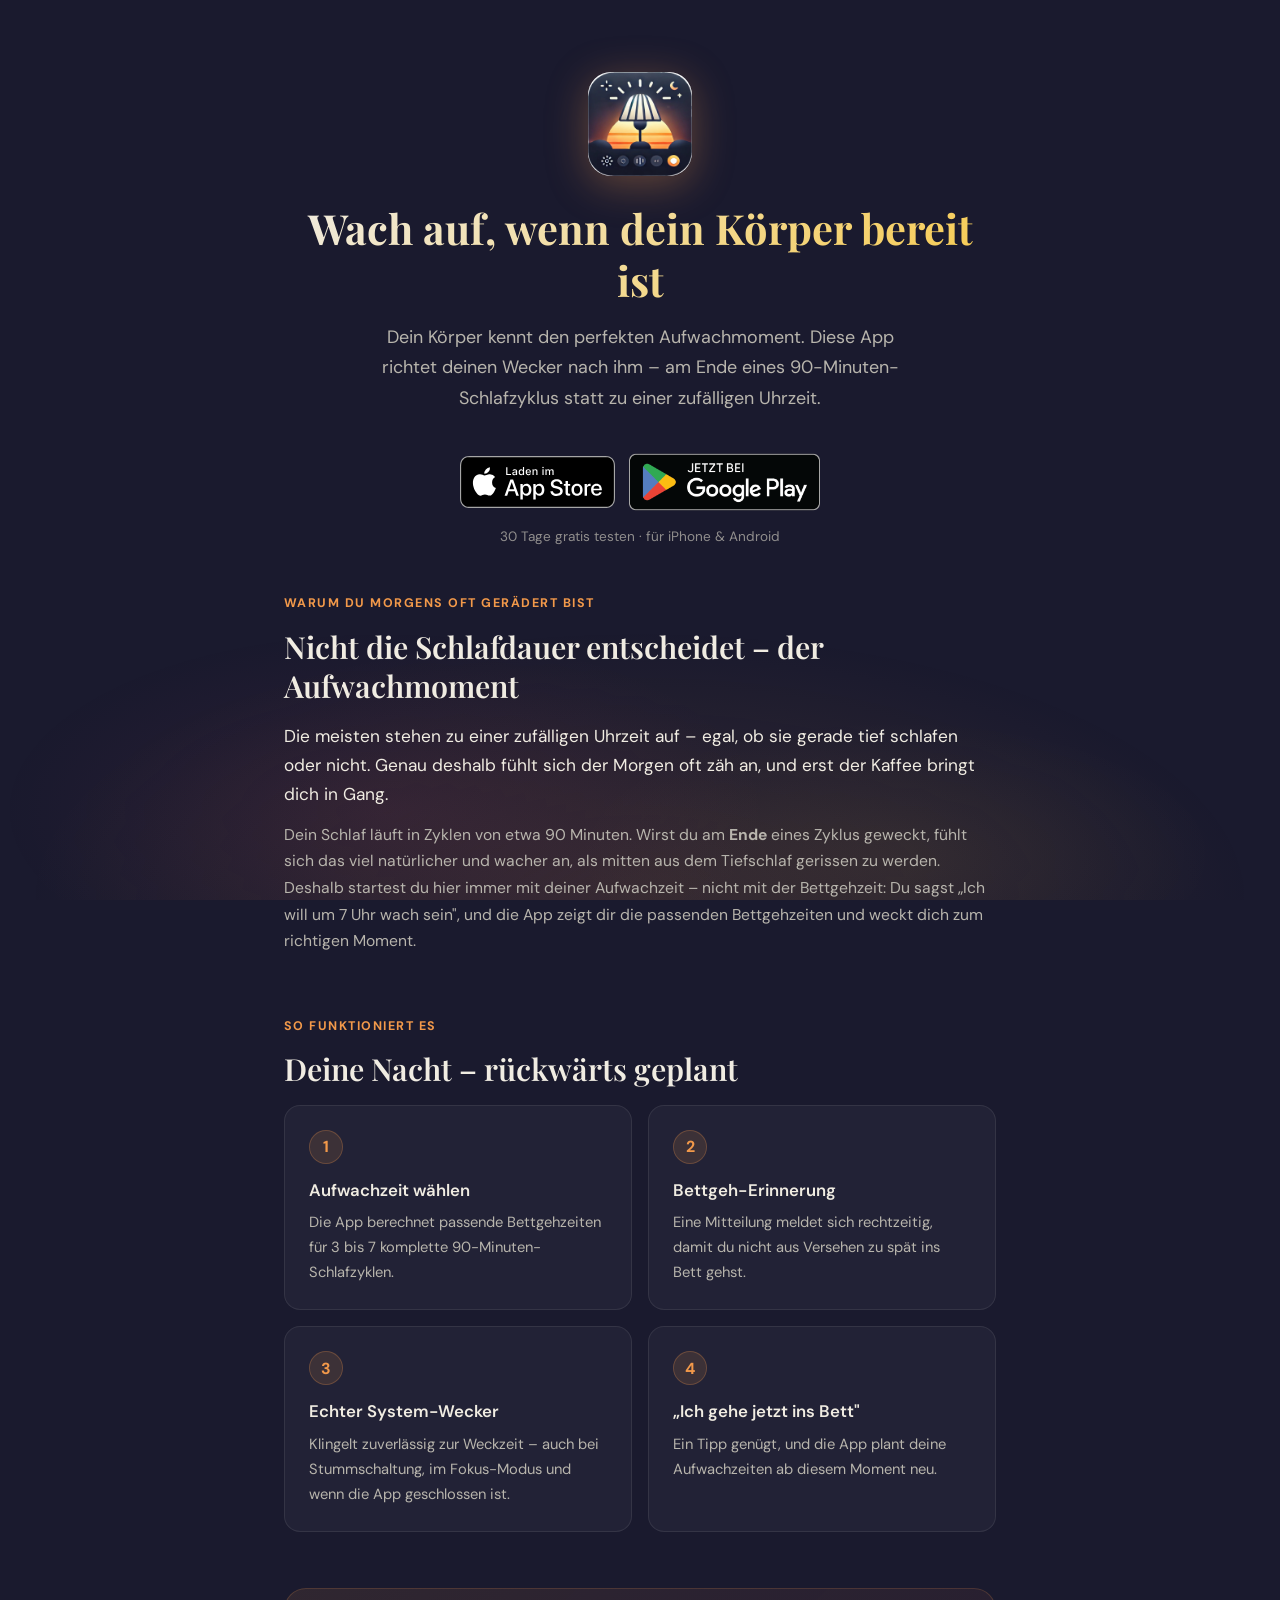
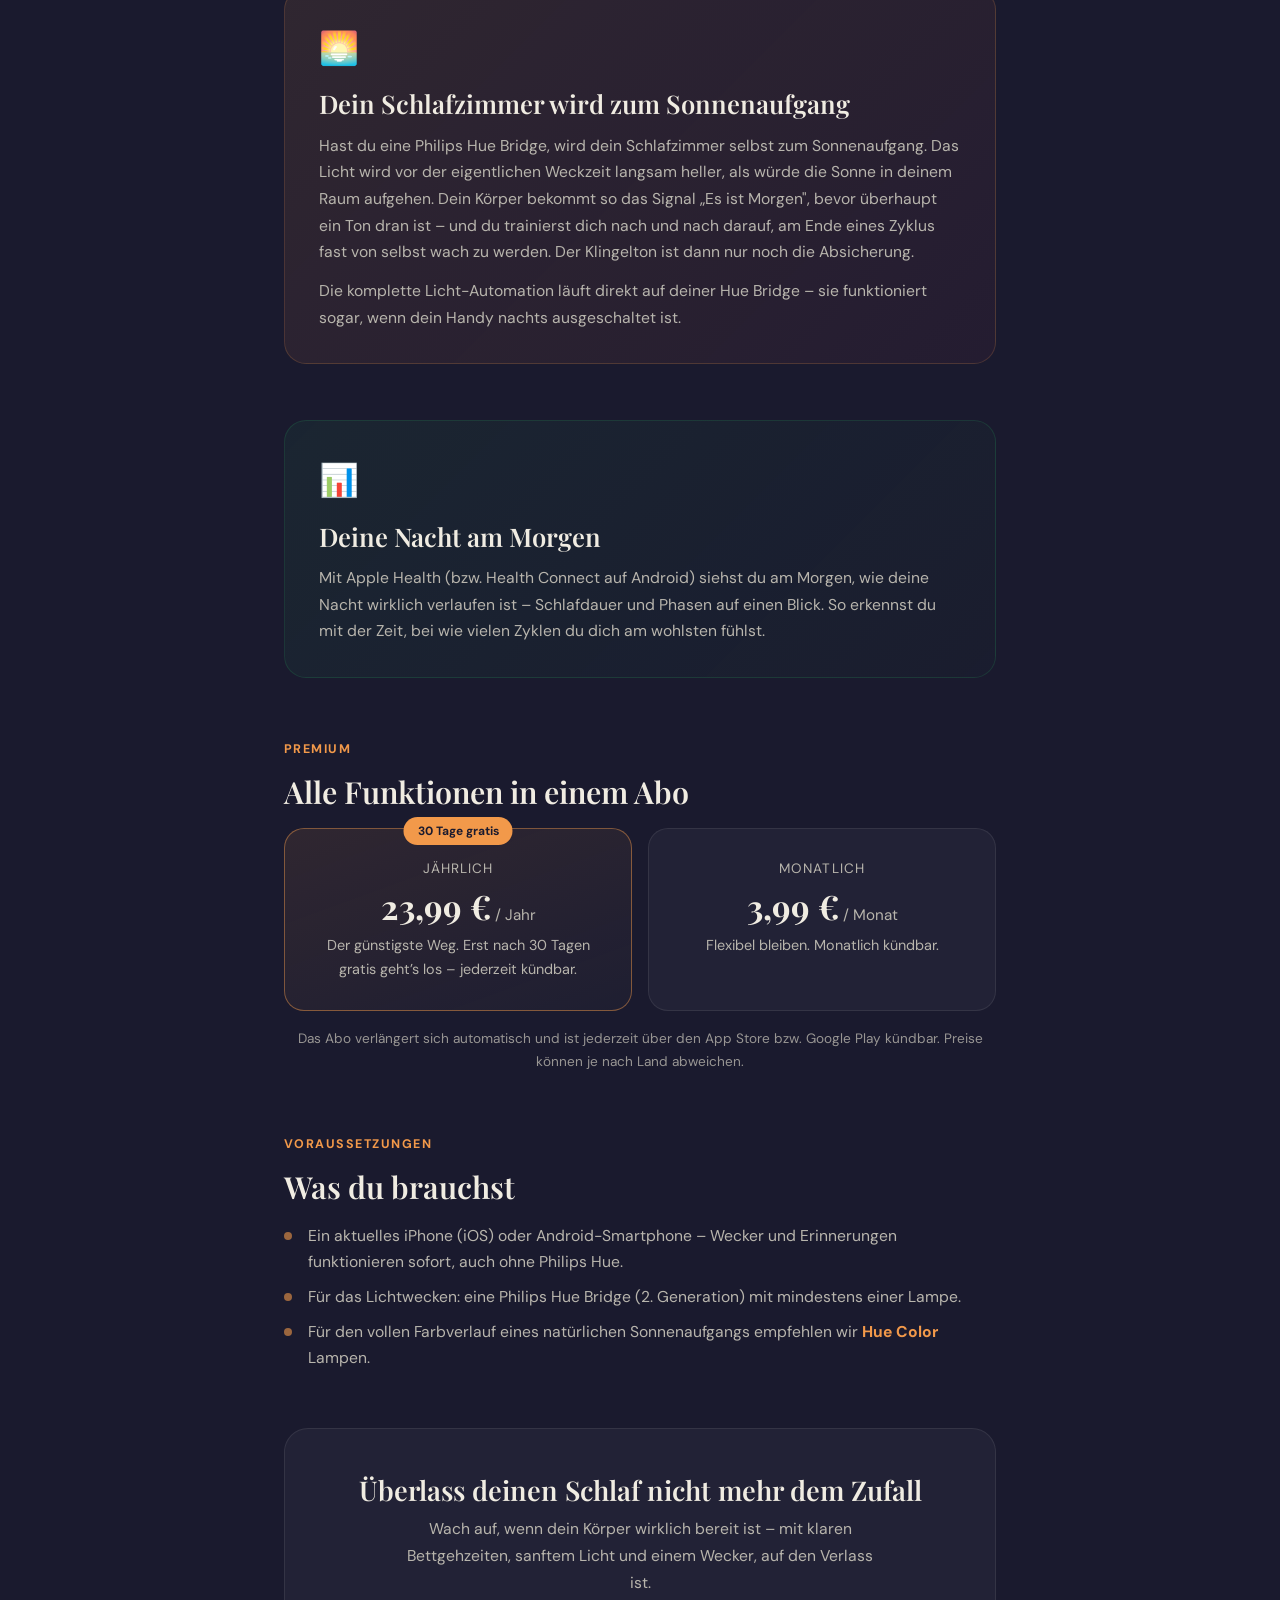
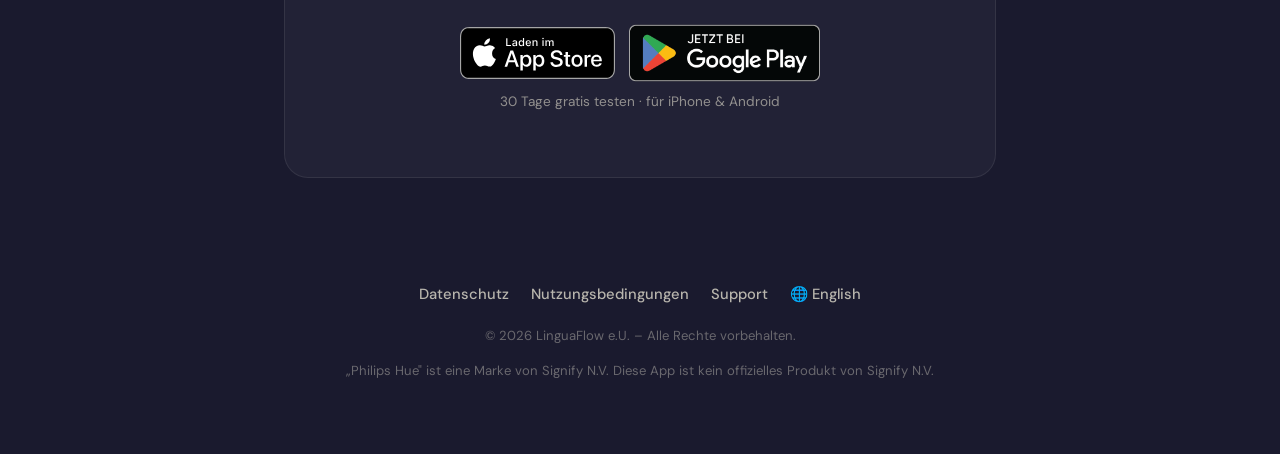
<file: index.html>
<!DOCTYPE html>
<html lang="de">
<head>
    <meta charset="UTF-8">
    <meta name="viewport" content="width=device-width, initial-scale=1.0">
    <title>90 Minuten Schlaf – Sonnenaufgangwecker | Wach auf, wenn dein Körper bereit ist</title>
    <meta name="description" content="Dein Körper kennt den perfekten Aufwachmoment. Diese App richtet deinen Wecker nach 90-Minuten-Schlafzyklen – mit sanftem Philips-Hue-Sonnenaufgang und echtem System-Wecker. 30 Tage gratis.">
    <meta property="og:title" content="90 Minuten Schlaf – Sonnenaufgangwecker">
    <meta property="og:description" content="Wach auf am Ende eines Schlafzyklus – mit Philips-Hue-Sonnenaufgang und echtem System-Wecker. Für iPhone & Android.">
    <meta property="og:type" content="website">
    <meta name="robots" content="index, follow">
    <link rel="canonical" href="https://90-minute-sleep-cycle.app/">

    <!-- Sprachversionen (hreflang): Deutsch, Englisch, Standard -->
    <link rel="alternate" hreflang="de" href="https://90-minute-sleep-cycle.app/">
    <link rel="alternate" hreflang="en" href="https://90-minute-sleep-cycle.app/en/">
    <link rel="alternate" hreflang="x-default" href="https://90-minute-sleep-cycle.app/en/">

    <!-- Open Graph (Vorschau beim Teilen) -->
    <meta property="og:url" content="https://90-minute-sleep-cycle.app/">
    <meta property="og:site_name" content="90 Minuten Schlaf">
    <meta property="og:locale" content="de_DE">
    <meta property="og:locale:alternate" content="en_US">
    <meta property="og:image" content="https://90-minute-sleep-cycle.app/appstore.png">
    <meta property="og:image:width" content="1024">
    <meta property="og:image:height" content="1024">
    <meta property="og:image:alt" content="90 Minuten Schlaf – Sonnenaufgangwecker App-Icon">

    <!-- Twitter / X Card -->
    <meta name="twitter:card" content="summary_large_image">
    <meta name="twitter:title" content="90 Minuten Schlaf – Sonnenaufgangwecker">
    <meta name="twitter:description" content="Wach auf am Ende eines Schlafzyklus – mit Philips-Hue-Sonnenaufgang und echtem System-Wecker. Für iPhone und Android.">
    <meta name="twitter:image" content="https://90-minute-sleep-cycle.app/appstore.png">

    <!-- Favicon / App-Icon -->
    <link rel="icon" type="image/svg+xml" href="/favicon.svg">
    <link rel="apple-touch-icon" href="/appstore.png">
    <meta name="theme-color" content="#12161f">

    <link href="https://fonts.googleapis.com/css2?family=DM+Sans:wght@400;500;700&family=Playfair+Display:wght@600;700&display=swap" rel="stylesheet">
    <link rel="stylesheet" href="style.css">

    <!-- Strukturierte Daten (JSON-LD) für Google-Rich-Results & KI-Suche (ChatGPT, Gemini, AI Overviews) -->
    <script type="application/ld+json">
    {
      "@context": "https://schema.org",
      "@graph": [
        {
          "@type": "Organization",
          "@id": "https://90-minute-sleep-cycle.app/#org",
          "name": "LinguaFlow e.U.",
          "url": "https://90-minute-sleep-cycle.app/",
          "logo": "https://90-minute-sleep-cycle.app/appstore.png",
          "email": "90minuten.schlaf@gmail.com"
        },
        {
          "@type": "WebSite",
          "@id": "https://90-minute-sleep-cycle.app/#website",
          "url": "https://90-minute-sleep-cycle.app/",
          "name": "90 Minuten Schlaf – Sonnenaufgangwecker",
          "inLanguage": "de",
          "publisher": { "@id": "https://90-minute-sleep-cycle.app/#org" }
        },
        {
          "@type": "MobileApplication",
          "@id": "https://90-minute-sleep-cycle.app/#app",
          "name": "90 Minuten Schlaf – Sonnenaufgangwecker",
          "operatingSystem": "iOS, Android",
          "applicationCategory": "HealthApplication",
          "inLanguage": "de",
          "url": "https://90-minute-sleep-cycle.app/",
          "image": "https://90-minute-sleep-cycle.app/appstore.png",
          "description": "Wecker nach 90-Minuten-Schlafzyklen mit sanftem Philips-Hue-Sonnenaufgang und echtem System-Wecker. Wach auf am Ende eines Schlafzyklus – für iPhone und Android.",
          "featureList": [
            "Weckzeit nach 90-Minuten-Schlafzyklen berechnen",
            "Philips-Hue-Sonnenaufgang als Automation auf der Bridge",
            "Echter System-Wecker, klingelt auch bei Stummschaltung",
            "Bettgeh-Erinnerungen",
            "Schlafauswertung über Apple Health / Health Connect"
          ],
          "offers": [
            { "@type": "Offer", "name": "Jahresabo (30 Tage gratis)", "price": "23.99", "priceCurrency": "EUR" },
            { "@type": "Offer", "name": "Monatsabo", "price": "3.99", "priceCurrency": "EUR" }
          ],
          "publisher": { "@id": "https://90-minute-sleep-cycle.app/#org" }
        }
      ]
    }
    </script>
</head>
<body>

<div class="bg-glow"></div>

<div class="container">

    <!-- ===================== HERO ===================== -->
    <header class="hero">
        <div class="app-icon">
            <img src="appstore.png" alt="90 Minuten Schlaf – Sonnenaufgangwecker App-Icon">
        </div>
        <h1>Wach auf, wenn dein Körper bereit ist</h1>
        <p class="hook">Dein Körper kennt den perfekten Aufwachmoment. Diese App richtet deinen Wecker nach ihm – am Ende eines 90-Minuten-Schlafzyklus statt zu einer zufälligen Uhrzeit.</p>

        <div class="download">
            <div class="store-badges">
                <!-- TODO: 0000000000 durch die echte App-Store-ID ersetzen, sobald die iOS-App freigegeben ist. -->
                <a href="https://apps.apple.com/app/id0000000000" aria-label="Im App Store laden" target="_blank" rel="noopener">
                    <img class="badge-ios" src="badge-appstore.svg" alt="Laden im App Store">
                </a>
                <a href="https://play.google.com/store/apps/details?id=app.linguaflow.hueschlafzyklen" aria-label="Bei Google Play laden" target="_blank" rel="noopener">
                    <img class="badge-android" src="badge-googleplay.png" alt="Jetzt bei Google Play">
                </a>
            </div>
            <p class="trust-note">30 Tage gratis testen · für iPhone &amp; Android</p>
        </div>
    </header>

    <!-- ===================== STORY ===================== -->
    <section>
        <span class="section-label">Warum du morgens oft gerädert bist</span>
        <h2>Nicht die Schlafdauer entscheidet – der Aufwachmoment</h2>
        <p class="lead">Die meisten stehen zu einer zufälligen Uhrzeit auf – egal, ob sie gerade tief schlafen oder nicht. Genau deshalb fühlt sich der Morgen oft zäh an, und erst der Kaffee bringt dich in Gang.</p>
        <p>Dein Schlaf läuft in Zyklen von etwa 90 Minuten. Wirst du am <strong>Ende</strong> eines Zyklus geweckt, fühlt sich das viel natürlicher und wacher an, als mitten aus dem Tiefschlaf gerissen zu werden. Deshalb startest du hier immer mit deiner Aufwachzeit – nicht mit der Bettgehzeit: Du sagst „Ich will um 7 Uhr wach sein", und die App zeigt dir die passenden Bettgehzeiten und weckt dich zum richtigen Moment.</p>
    </section>

    <!-- ===================== SO FUNKTIONIERT ES ===================== -->
    <section>
        <span class="section-label">So funktioniert es</span>
        <h2>Deine Nacht – rückwärts geplant</h2>
        <div class="steps">
            <div class="step">
                <span class="num">1</span>
                <h3>Aufwachzeit wählen</h3>
                <p>Die App berechnet passende Bettgehzeiten für 3 bis 7 komplette 90-Minuten-Schlafzyklen.</p>
            </div>
            <div class="step">
                <span class="num">2</span>
                <h3>Bettgeh-Erinnerung</h3>
                <p>Eine Mitteilung meldet sich rechtzeitig, damit du nicht aus Versehen zu spät ins Bett gehst.</p>
            </div>
            <div class="step">
                <span class="num">3</span>
                <h3>Echter System-Wecker</h3>
                <p>Klingelt zuverlässig zur Weckzeit – auch bei Stummschaltung, im Fokus-Modus und wenn die App geschlossen ist.</p>
            </div>
            <div class="step">
                <span class="num">4</span>
                <h3>„Ich gehe jetzt ins Bett"</h3>
                <p>Ein Tipp genügt, und die App plant deine Aufwachzeiten ab diesem Moment neu.</p>
            </div>
        </div>
    </section>

    <!-- ===================== HUE-SONNENAUFGANG ===================== -->
    <section>
        <div class="highlight">
            <span class="emoji">🌅</span>
            <h2>Dein Schlafzimmer wird zum Sonnenaufgang</h2>
            <p>Hast du eine Philips Hue Bridge, wird dein Schlafzimmer selbst zum Sonnenaufgang. Das Licht wird vor der eigentlichen Weckzeit langsam heller, als würde die Sonne in deinem Raum aufgehen. Dein Körper bekommt so das Signal „Es ist Morgen", bevor überhaupt ein Ton dran ist – und du trainierst dich nach und nach darauf, am Ende eines Zyklus fast von selbst wach zu werden. Der Klingelton ist dann nur noch die Absicherung.</p>
            <p>Die komplette Licht-Automation läuft direkt auf deiner Hue Bridge – sie funktioniert sogar, wenn dein Handy nachts ausgeschaltet ist.</p>
        </div>
    </section>

    <!-- ===================== HEALTH ===================== -->
    <section>
        <div class="highlight green">
            <span class="emoji">📊</span>
            <h2>Deine Nacht am Morgen</h2>
            <p>Mit Apple Health (bzw. Health Connect auf Android) siehst du am Morgen, wie deine Nacht wirklich verlaufen ist – Schlafdauer und Phasen auf einen Blick. So erkennst du mit der Zeit, bei wie vielen Zyklen du dich am wohlsten fühlst.</p>
        </div>
    </section>

    <!-- ===================== PREMIUM ===================== -->
    <section>
        <span class="section-label">Premium</span>
        <h2>Alle Funktionen in einem Abo</h2>
        <div class="pricing">
            <div class="price-card featured">
                <span class="ribbon">30 Tage gratis</span>
                <div class="plan">Jährlich</div>
                <div class="amount">23,99 €<span> / Jahr</span></div>
                <p class="sub">Der günstigste Weg. Erst nach 30 Tagen gratis geht’s los – jederzeit kündbar.</p>
            </div>
            <div class="price-card">
                <div class="plan">Monatlich</div>
                <div class="amount">3,99 €<span> / Monat</span></div>
                <p class="sub">Flexibel bleiben. Monatlich kündbar.</p>
            </div>
        </div>
        <p class="pricing-note">Das Abo verlängert sich automatisch und ist jederzeit über den App Store bzw. Google Play kündbar. Preise können je nach Land abweichen.</p>
    </section>

    <!-- ===================== VORAUSSETZUNGEN ===================== -->
    <section>
        <span class="section-label">Voraussetzungen</span>
        <h2>Was du brauchst</h2>
        <ul class="bullets">
            <li>Ein aktuelles iPhone (iOS) oder Android-Smartphone – Wecker und Erinnerungen funktionieren sofort, auch ohne Philips Hue.</li>
            <li>Für das Lichtwecken: eine Philips Hue Bridge (2.&nbsp;Generation) mit mindestens einer Lampe.</li>
            <li>Für den vollen Farbverlauf eines natürlichen Sonnenaufgangs empfehlen wir <strong style="color: var(--accent-warm);">Hue Color</strong> Lampen.</li>
        </ul>
    </section>

    <!-- ===================== FINALER CTA ===================== -->
    <section>
        <div class="final-cta">
            <h2>Überlass deinen Schlaf nicht mehr dem Zufall</h2>
            <p>Wach auf, wenn dein Körper wirklich bereit ist – mit klaren Bettgehzeiten, sanftem Licht und einem Wecker, auf den Verlass ist.</p>
            <div class="store-badges">
                <a href="https://apps.apple.com/app/id0000000000" aria-label="Im App Store laden" target="_blank" rel="noopener">
                    <img class="badge-ios" src="badge-appstore.svg" alt="Laden im App Store">
                </a>
                <a href="https://play.google.com/store/apps/details?id=app.linguaflow.hueschlafzyklen" aria-label="Bei Google Play laden" target="_blank" rel="noopener">
                    <img class="badge-android" src="badge-googleplay.png" alt="Jetzt bei Google Play">
                </a>
            </div>
            <p class="trust-note">30 Tage gratis testen · für iPhone &amp; Android</p>
        </div>
    </section>

    <!-- ===================== FOOTER ===================== -->
    <footer>
        <div class="footer-links">
            <a href="datenschutz.html">Datenschutz</a>
            <a href="nutzungsbedingungen.html">Nutzungsbedingungen</a>
            <a href="support.html">Support</a>
            <a href="/en/" hreflang="en" lang="en">🌐 English</a>
        </div>
        <p class="fine">© 2026 LinguaFlow e.U. – Alle Rechte vorbehalten.</p>
        <p class="fine">„Philips Hue" ist eine Marke von Signify N.V. Diese App ist kein offizielles Produkt von Signify N.V.</p>
    </footer>

</div>

<!-- Cloudflare Web Analytics / Besucher-Statistik -->
<script defer src="https://static.cloudflareinsights.com/beacon.min.js" data-cf-beacon='{"token": "393132c940374c8c98dbfa575e634050"}'></script>
<!-- End Cloudflare Web Analytics -->
</body>
</html>
</file>
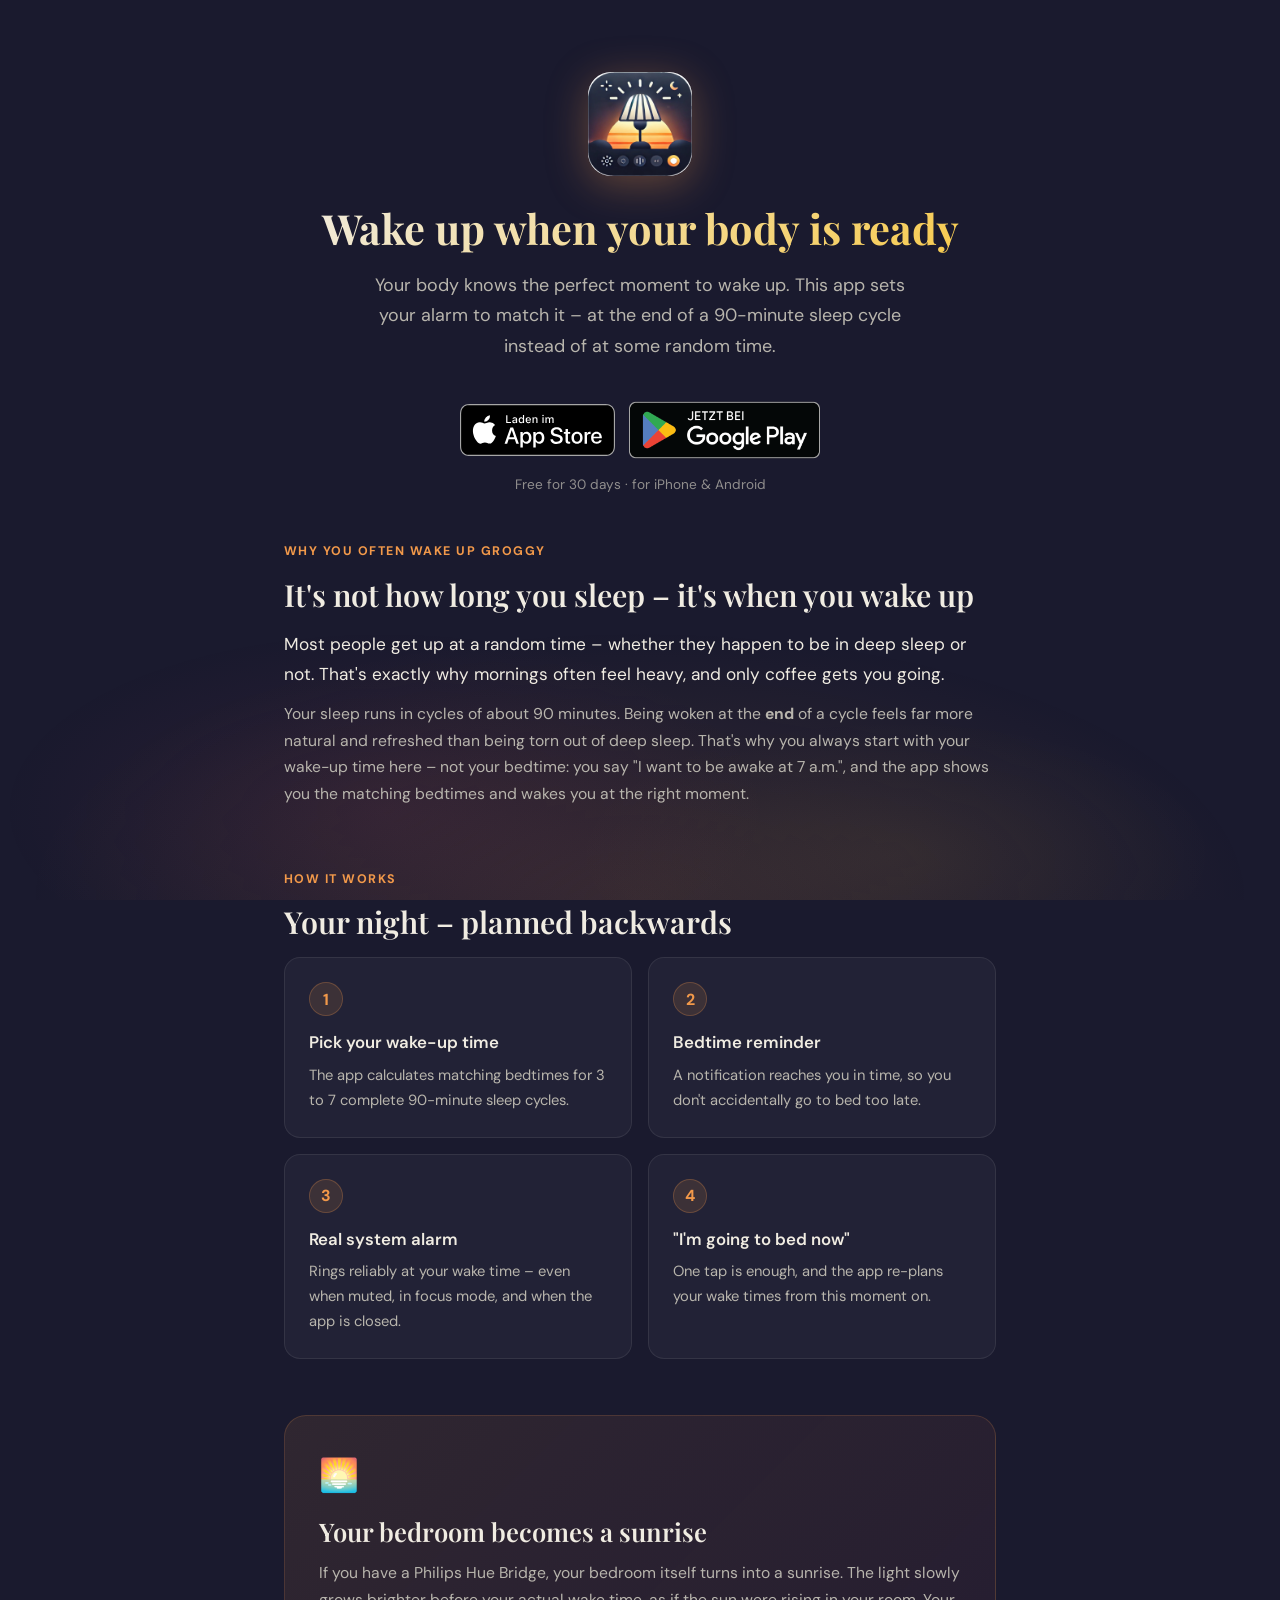
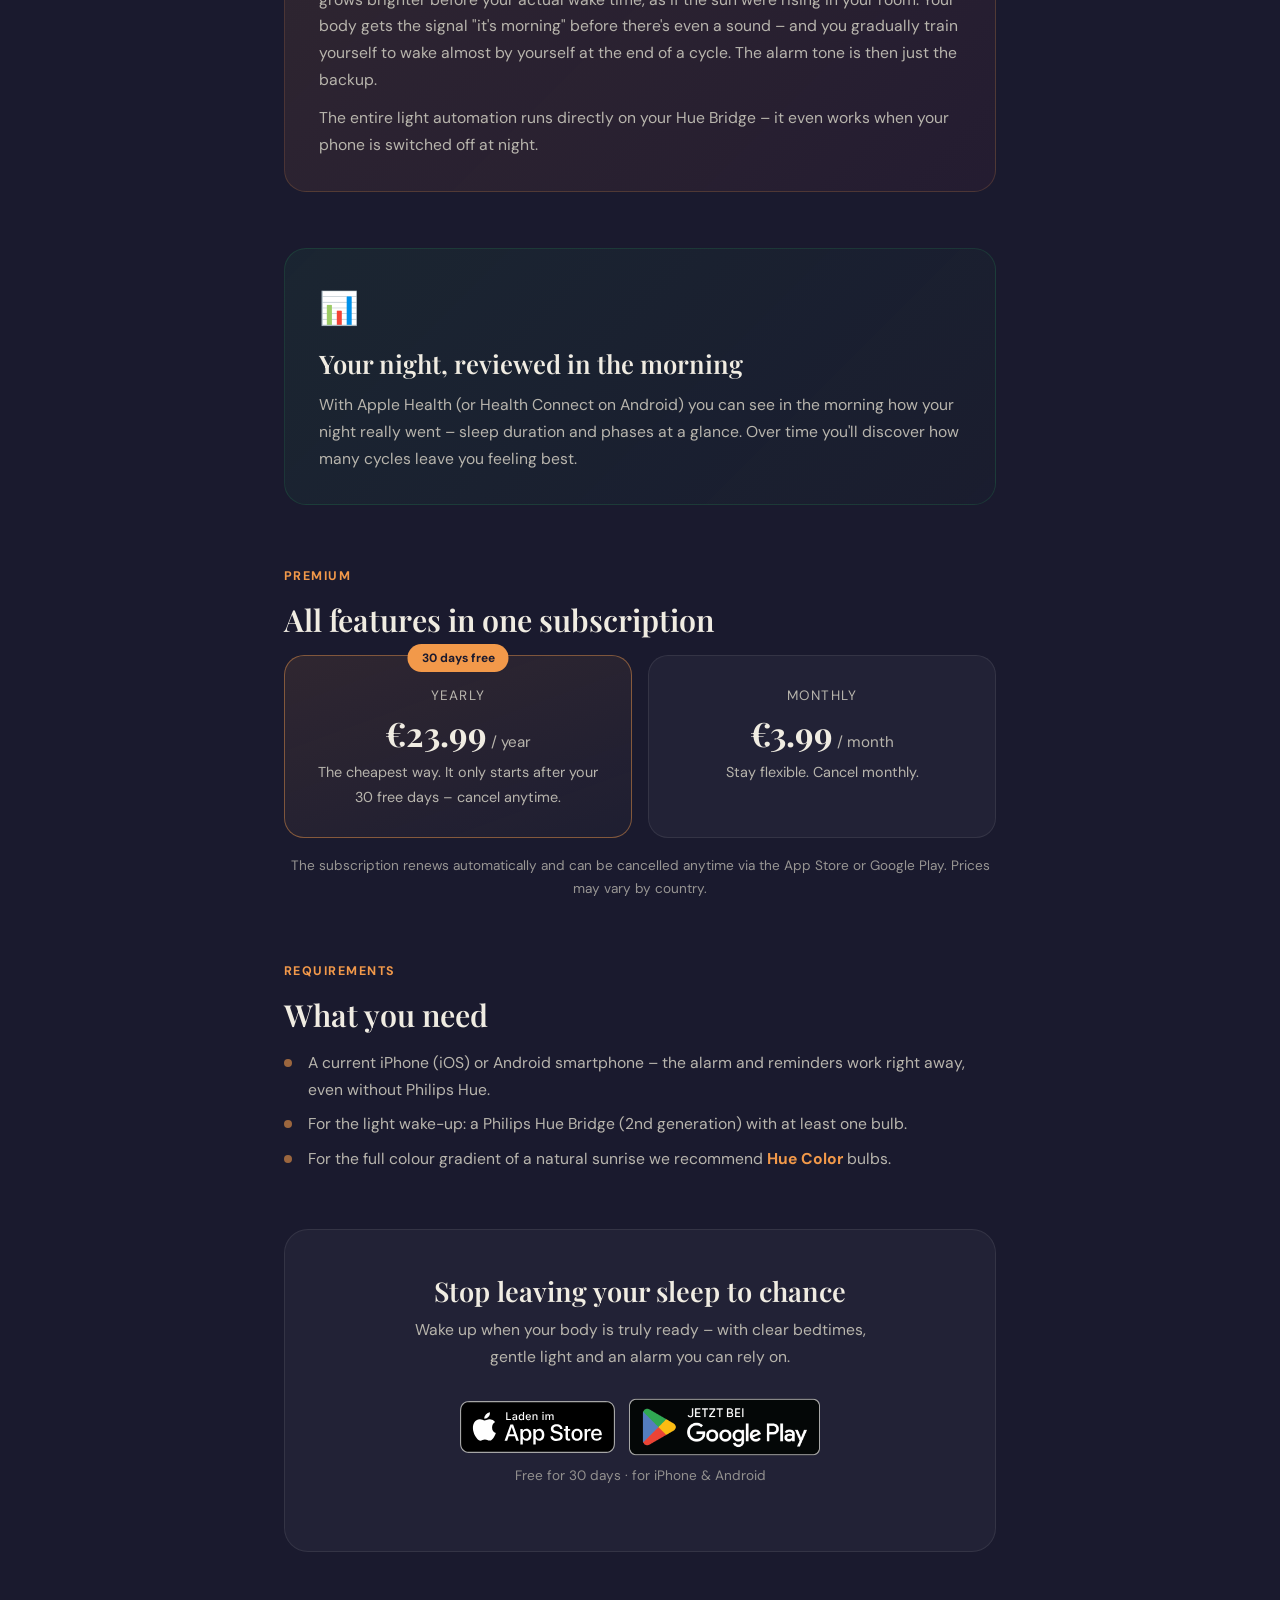
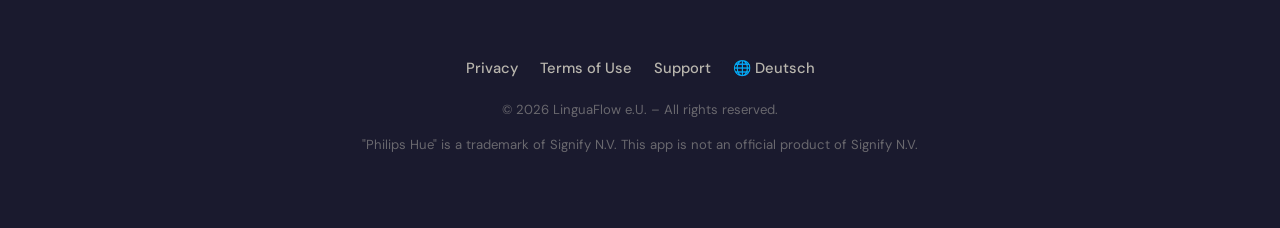
<file: en/index.html>
<!DOCTYPE html>
<html lang="en">
<head>
    <meta charset="UTF-8">
    <meta name="viewport" content="width=device-width, initial-scale=1.0">
    <title>90-Minute Sleep – Sunrise Alarm Clock | Wake up when your body is ready</title>
    <meta name="description" content="Your body knows the perfect moment to wake up. This app sets your alarm to your 90-minute sleep cycles – with a gentle Philips Hue sunrise and a real system alarm. Free for 30 days.">
    <meta name="robots" content="index, follow">
    <link rel="canonical" href="https://90-minute-sleep-cycle.app/en/">

    <!-- Language versions (hreflang) -->
    <link rel="alternate" hreflang="de" href="https://90-minute-sleep-cycle.app/">
    <link rel="alternate" hreflang="en" href="https://90-minute-sleep-cycle.app/en/">
    <link rel="alternate" hreflang="x-default" href="https://90-minute-sleep-cycle.app/en/">

    <!-- Open Graph -->
    <meta property="og:title" content="90-Minute Sleep – Sunrise Alarm Clock">
    <meta property="og:description" content="Wake up at the end of a sleep cycle – with a Philips Hue sunrise and a real system alarm. For iPhone &amp; Android.">
    <meta property="og:type" content="website">
    <meta property="og:url" content="https://90-minute-sleep-cycle.app/en/">
    <meta property="og:site_name" content="90-Minute Sleep">
    <meta property="og:locale" content="en_US">
    <meta property="og:locale:alternate" content="de_DE">
    <meta property="og:image" content="https://90-minute-sleep-cycle.app/appstore.png">
    <meta property="og:image:width" content="1024">
    <meta property="og:image:height" content="1024">
    <meta property="og:image:alt" content="90-Minute Sleep – Sunrise Alarm Clock app icon">

    <!-- Twitter / X Card -->
    <meta name="twitter:card" content="summary_large_image">
    <meta name="twitter:title" content="90-Minute Sleep – Sunrise Alarm Clock">
    <meta name="twitter:description" content="Wake up at the end of a sleep cycle – with a Philips Hue sunrise and a real system alarm. For iPhone and Android.">
    <meta name="twitter:image" content="https://90-minute-sleep-cycle.app/appstore.png">

    <!-- Favicon / app icon -->
    <link rel="icon" type="image/svg+xml" href="/favicon.svg">
    <link rel="apple-touch-icon" href="/appstore.png">
    <meta name="theme-color" content="#12161f">

    <link href="https://fonts.googleapis.com/css2?family=DM+Sans:wght@400;500;700&family=Playfair+Display:wght@600;700&display=swap" rel="stylesheet">
    <link rel="stylesheet" href="/style.css">

    <!-- Structured data (JSON-LD) for Google rich results & AI search -->
    <script type="application/ld+json">
    {
      "@context": "https://schema.org",
      "@graph": [
        {
          "@type": "Organization",
          "@id": "https://90-minute-sleep-cycle.app/#org",
          "name": "LinguaFlow e.U.",
          "url": "https://90-minute-sleep-cycle.app/",
          "logo": "https://90-minute-sleep-cycle.app/appstore.png",
          "email": "90minuten.schlaf@gmail.com"
        },
        {
          "@type": "WebSite",
          "@id": "https://90-minute-sleep-cycle.app/en/#website",
          "url": "https://90-minute-sleep-cycle.app/en/",
          "name": "90-Minute Sleep – Sunrise Alarm Clock",
          "inLanguage": "en",
          "publisher": { "@id": "https://90-minute-sleep-cycle.app/#org" }
        },
        {
          "@type": "MobileApplication",
          "@id": "https://90-minute-sleep-cycle.app/en/#app",
          "name": "90-Minute Sleep – Sunrise Alarm Clock",
          "operatingSystem": "iOS, Android",
          "applicationCategory": "HealthApplication",
          "inLanguage": "en",
          "url": "https://90-minute-sleep-cycle.app/en/",
          "image": "https://90-minute-sleep-cycle.app/appstore.png",
          "description": "An alarm timed to your 90-minute sleep cycles, with a gentle Philips Hue sunrise and a real system alarm. Wake up at the end of a sleep cycle – for iPhone and Android.",
          "featureList": [
            "Calculate wake times from 90-minute sleep cycles",
            "Philips Hue sunrise as an automation on the bridge",
            "Real system alarm, rings even when muted",
            "Bedtime reminders",
            "Sleep review via Apple Health / Health Connect"
          ],
          "offers": [
            { "@type": "Offer", "name": "Yearly plan (30 days free)", "price": "23.99", "priceCurrency": "EUR" },
            { "@type": "Offer", "name": "Monthly plan", "price": "3.99", "priceCurrency": "EUR" }
          ],
          "publisher": { "@id": "https://90-minute-sleep-cycle.app/#org" }
        }
      ]
    }
    </script>
</head>
<body>

<div class="bg-glow"></div>

<div class="container">

    <!-- ===================== HERO ===================== -->
    <header class="hero">
        <div class="app-icon">
            <img src="/appstore.png" alt="90-Minute Sleep – Sunrise Alarm Clock app icon">
        </div>
        <h1>Wake up when your body is ready</h1>
        <p class="hook">Your body knows the perfect moment to wake up. This app sets your alarm to match it – at the end of a 90-minute sleep cycle instead of at some random time.</p>

        <div class="download">
            <div class="store-badges">
                <!-- TODO: replace 0000000000 with the real App Store ID once the iOS app is live. -->
                <a href="https://apps.apple.com/app/id0000000000" aria-label="Download on the App Store" target="_blank" rel="noopener">
                    <img class="badge-ios" src="/badge-appstore.svg" alt="Download on the App Store">
                </a>
                <a href="https://play.google.com/store/apps/details?id=app.linguaflow.hueschlafzyklen" aria-label="Get it on Google Play" target="_blank" rel="noopener">
                    <img class="badge-android" src="/badge-googleplay.png" alt="Get it on Google Play">
                </a>
            </div>
            <p class="trust-note">Free for 30 days · for iPhone &amp; Android</p>
        </div>
    </header>

    <!-- ===================== STORY ===================== -->
    <section>
        <span class="section-label">Why you often wake up groggy</span>
        <h2>It's not how long you sleep – it's when you wake up</h2>
        <p class="lead">Most people get up at a random time – whether they happen to be in deep sleep or not. That's exactly why mornings often feel heavy, and only coffee gets you going.</p>
        <p>Your sleep runs in cycles of about 90 minutes. Being woken at the <strong>end</strong> of a cycle feels far more natural and refreshed than being torn out of deep sleep. That's why you always start with your wake-up time here – not your bedtime: you say "I want to be awake at 7 a.m.", and the app shows you the matching bedtimes and wakes you at the right moment.</p>
    </section>

    <!-- ===================== HOW IT WORKS ===================== -->
    <section>
        <span class="section-label">How it works</span>
        <h2>Your night – planned backwards</h2>
        <div class="steps">
            <div class="step">
                <span class="num">1</span>
                <h3>Pick your wake-up time</h3>
                <p>The app calculates matching bedtimes for 3 to 7 complete 90-minute sleep cycles.</p>
            </div>
            <div class="step">
                <span class="num">2</span>
                <h3>Bedtime reminder</h3>
                <p>A notification reaches you in time, so you don't accidentally go to bed too late.</p>
            </div>
            <div class="step">
                <span class="num">3</span>
                <h3>Real system alarm</h3>
                <p>Rings reliably at your wake time – even when muted, in focus mode, and when the app is closed.</p>
            </div>
            <div class="step">
                <span class="num">4</span>
                <h3>"I'm going to bed now"</h3>
                <p>One tap is enough, and the app re-plans your wake times from this moment on.</p>
            </div>
        </div>
    </section>

    <!-- ===================== HUE SUNRISE ===================== -->
    <section>
        <div class="highlight">
            <span class="emoji">🌅</span>
            <h2>Your bedroom becomes a sunrise</h2>
            <p>If you have a Philips Hue Bridge, your bedroom itself turns into a sunrise. The light slowly grows brighter before your actual wake time, as if the sun were rising in your room. Your body gets the signal "it's morning" before there's even a sound – and you gradually train yourself to wake almost by yourself at the end of a cycle. The alarm tone is then just the backup.</p>
            <p>The entire light automation runs directly on your Hue Bridge – it even works when your phone is switched off at night.</p>
        </div>
    </section>

    <!-- ===================== HEALTH ===================== -->
    <section>
        <div class="highlight green">
            <span class="emoji">📊</span>
            <h2>Your night, reviewed in the morning</h2>
            <p>With Apple Health (or Health Connect on Android) you can see in the morning how your night really went – sleep duration and phases at a glance. Over time you'll discover how many cycles leave you feeling best.</p>
        </div>
    </section>

    <!-- ===================== PREMIUM ===================== -->
    <section>
        <span class="section-label">Premium</span>
        <h2>All features in one subscription</h2>
        <div class="pricing">
            <div class="price-card featured">
                <span class="ribbon">30 days free</span>
                <div class="plan">Yearly</div>
                <div class="amount">€23.99<span> / year</span></div>
                <p class="sub">The cheapest way. It only starts after your 30 free days – cancel anytime.</p>
            </div>
            <div class="price-card">
                <div class="plan">Monthly</div>
                <div class="amount">€3.99<span> / month</span></div>
                <p class="sub">Stay flexible. Cancel monthly.</p>
            </div>
        </div>
        <p class="pricing-note">The subscription renews automatically and can be cancelled anytime via the App Store or Google Play. Prices may vary by country.</p>
    </section>

    <!-- ===================== REQUIREMENTS ===================== -->
    <section>
        <span class="section-label">Requirements</span>
        <h2>What you need</h2>
        <ul class="bullets">
            <li>A current iPhone (iOS) or Android smartphone – the alarm and reminders work right away, even without Philips Hue.</li>
            <li>For the light wake-up: a Philips Hue Bridge (2nd generation) with at least one bulb.</li>
            <li>For the full colour gradient of a natural sunrise we recommend <strong style="color: var(--accent-warm);">Hue Color</strong> bulbs.</li>
        </ul>
    </section>

    <!-- ===================== FINAL CTA ===================== -->
    <section>
        <div class="final-cta">
            <h2>Stop leaving your sleep to chance</h2>
            <p>Wake up when your body is truly ready – with clear bedtimes, gentle light and an alarm you can rely on.</p>
            <div class="store-badges">
                <a href="https://apps.apple.com/app/id0000000000" aria-label="Download on the App Store" target="_blank" rel="noopener">
                    <img class="badge-ios" src="/badge-appstore.svg" alt="Download on the App Store">
                </a>
                <a href="https://play.google.com/store/apps/details?id=app.linguaflow.hueschlafzyklen" aria-label="Get it on Google Play" target="_blank" rel="noopener">
                    <img class="badge-android" src="/badge-googleplay.png" alt="Get it on Google Play">
                </a>
            </div>
            <p class="trust-note">Free for 30 days · for iPhone &amp; Android</p>
        </div>
    </section>

    <!-- ===================== FOOTER ===================== -->
    <footer>
        <div class="footer-links">
            <a href="/en/privacy.html">Privacy</a>
            <a href="/en/terms.html">Terms of Use</a>
            <a href="/en/support.html">Support</a>
            <a href="/" hreflang="de" lang="de">🌐 Deutsch</a>
        </div>
        <p class="fine">© 2026 LinguaFlow e.U. – All rights reserved.</p>
        <p class="fine">"Philips Hue" is a trademark of Signify N.V. This app is not an official product of Signify N.V.</p>
    </footer>

</div>

<!-- Cloudflare Web Analytics -->
<script defer src="https://static.cloudflareinsights.com/beacon.min.js" data-cf-beacon='{"token": "393132c940374c8c98dbfa575e634050"}'></script>
<!-- End Cloudflare Web Analytics -->
</body>
</html>
</file>
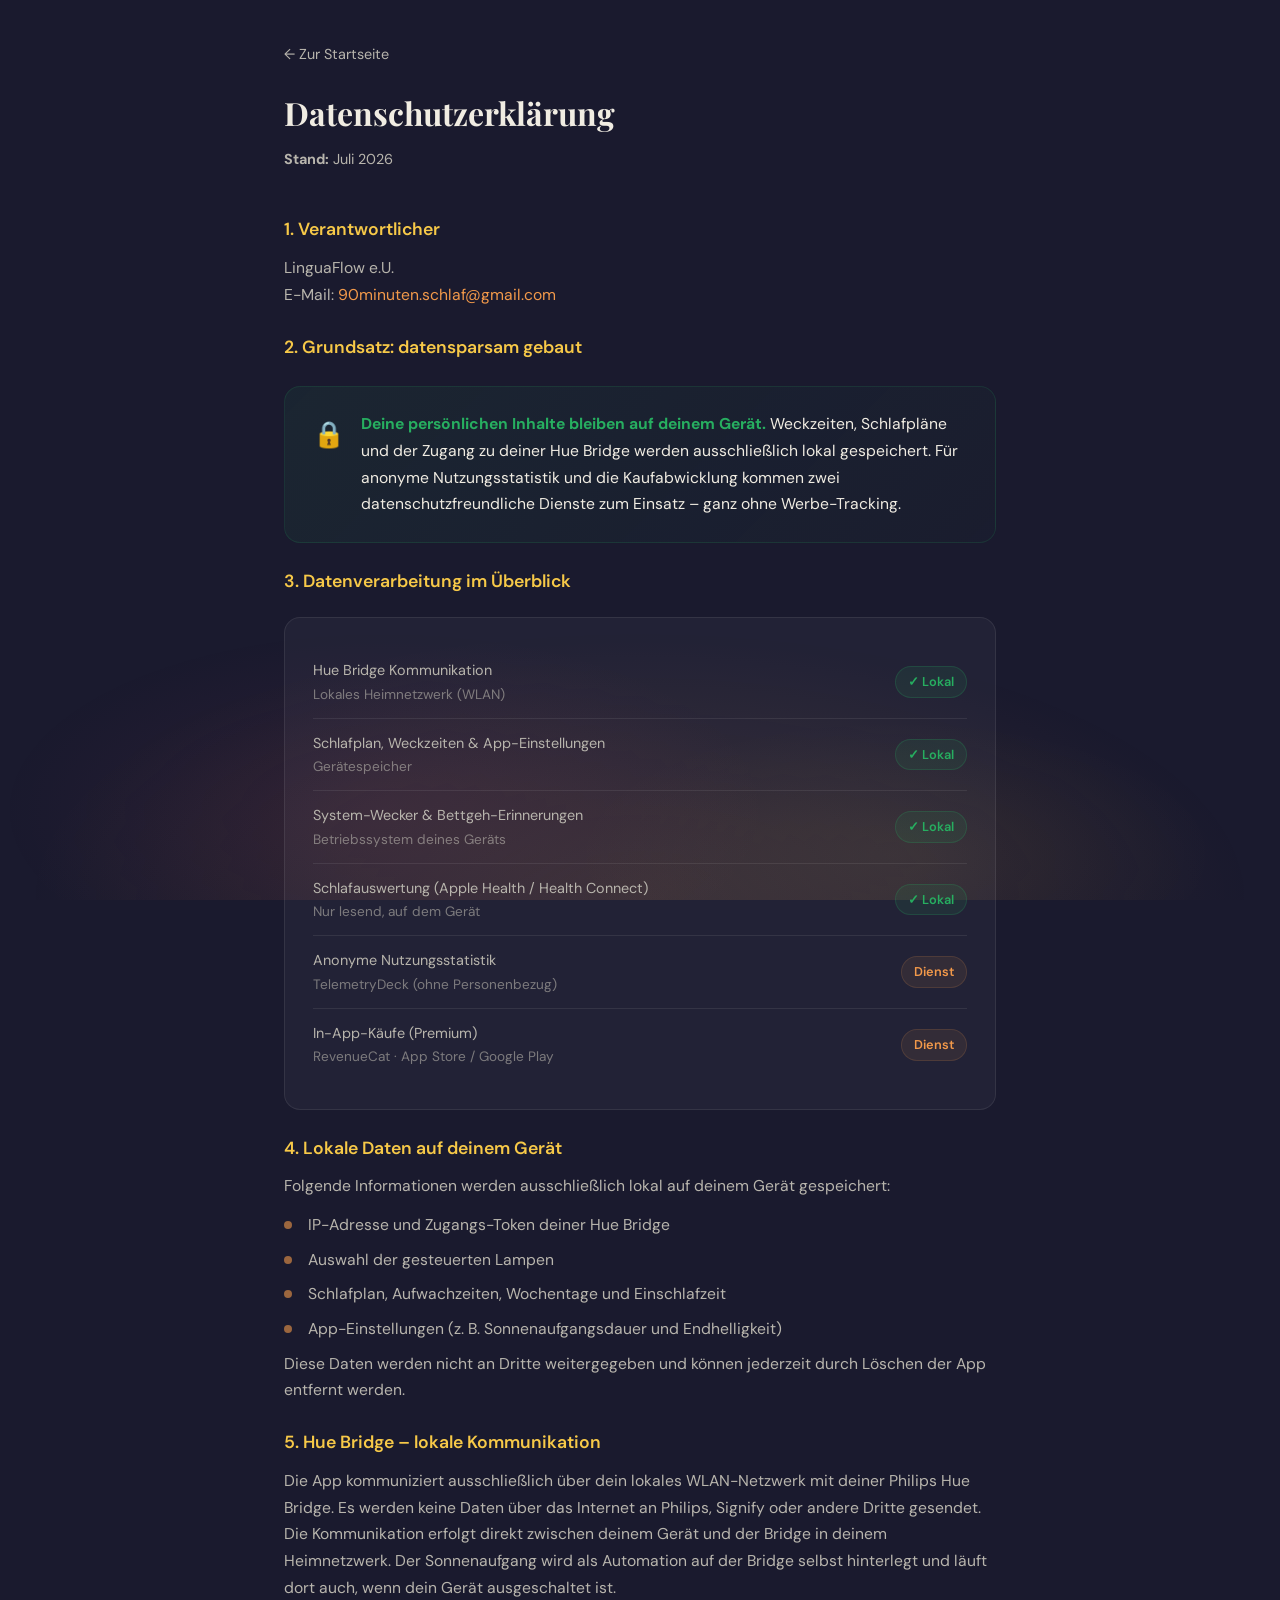
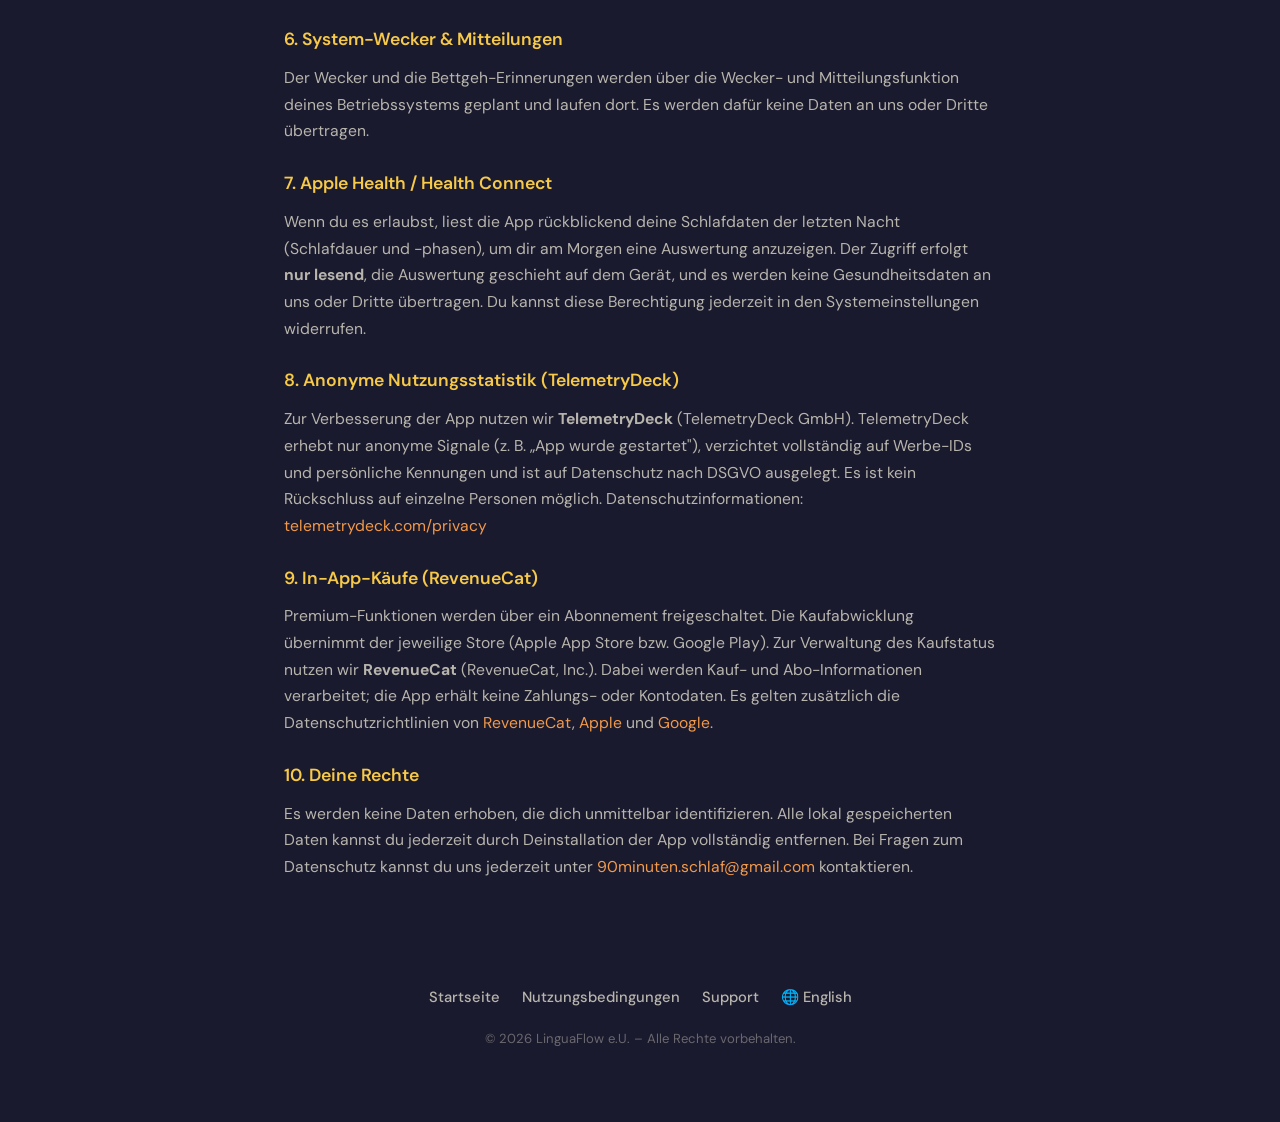
<file: datenschutz.html>
<!DOCTYPE html>
<html lang="de">
<head>
    <meta charset="UTF-8">
    <meta name="viewport" content="width=device-width, initial-scale=1.0">
    <title>Datenschutz – 90 Minuten Schlaf</title>
    <meta name="description" content="Datenschutzerklärung der App 90 Minuten Schlaf – Sonnenaufgangwecker. Datensparsam gebaut: persönliche Inhalte bleiben auf dem Gerät.">
    <meta name="robots" content="index, follow">
    <link rel="canonical" href="https://90-minute-sleep-cycle.app/datenschutz.html">

    <!-- Sprachversionen (hreflang) -->
    <link rel="alternate" hreflang="de" href="https://90-minute-sleep-cycle.app/datenschutz.html">
    <link rel="alternate" hreflang="en" href="https://90-minute-sleep-cycle.app/en/privacy.html">
    <link rel="alternate" hreflang="x-default" href="https://90-minute-sleep-cycle.app/en/privacy.html">

    <!-- Open Graph -->
    <meta property="og:type" content="website">
    <meta property="og:title" content="Datenschutz – 90 Minuten Schlaf">
    <meta property="og:description" content="Datenschutzerklärung der App 90 Minuten Schlaf – Sonnenaufgangwecker.">
    <meta property="og:url" content="https://90-minute-sleep-cycle.app/datenschutz.html">
    <meta property="og:site_name" content="90 Minuten Schlaf">
    <meta property="og:locale" content="de_DE">
    <meta property="og:image" content="https://90-minute-sleep-cycle.app/appstore.png">

    <!-- Favicon -->
    <link rel="icon" type="image/svg+xml" href="/favicon.svg">
    <link rel="apple-touch-icon" href="/appstore.png">
    <meta name="theme-color" content="#12161f">

    <link href="https://fonts.googleapis.com/css2?family=DM+Sans:wght@400;500;700&family=Playfair+Display:wght@600;700&display=swap" rel="stylesheet">
    <link rel="stylesheet" href="style.css">
</head>
<body>

<div class="bg-glow"></div>

<div class="container">

    <div class="subhead">
        <a class="backlink" href="index.html">← Zur Startseite</a>
        <h1>Datenschutzerklärung</h1>
        <p class="stand"><strong>Stand:</strong> Juli 2026</p>
    </div>

    <section>
        <h3>1. Verantwortlicher</h3>
        <p>LinguaFlow e.U.<br>E-Mail: <a href="mailto:90minuten.schlaf@gmail.com">90minuten.schlaf@gmail.com</a></p>

        <h3>2. Grundsatz: datensparsam gebaut</h3>
        <div class="info-box">
            <span class="icon">🔒</span>
            <p><strong>Deine persönlichen Inhalte bleiben auf deinem Gerät.</strong> Weckzeiten, Schlafpläne und der Zugang zu deiner Hue Bridge werden ausschließlich lokal gespeichert. Für anonyme Nutzungsstatistik und die Kaufabwicklung kommen zwei datenschutzfreundliche Dienste zum Einsatz – ganz ohne Werbe-Tracking.</p>
        </div>

        <h3>3. Datenverarbeitung im Überblick</h3>
        <div class="card">
            <div class="privacy-row">
                <div>
                    <div class="label">Hue Bridge Kommunikation</div>
                    <div class="target">Lokales Heimnetzwerk (WLAN)</div>
                </div>
                <span class="badge-local">✓ Lokal</span>
            </div>
            <div class="privacy-row">
                <div>
                    <div class="label">Schlafplan, Weckzeiten &amp; App-Einstellungen</div>
                    <div class="target">Gerätespeicher</div>
                </div>
                <span class="badge-local">✓ Lokal</span>
            </div>
            <div class="privacy-row">
                <div>
                    <div class="label">System-Wecker &amp; Bettgeh-Erinnerungen</div>
                    <div class="target">Betriebssystem deines Geräts</div>
                </div>
                <span class="badge-local">✓ Lokal</span>
            </div>
            <div class="privacy-row">
                <div>
                    <div class="label">Schlafauswertung (Apple Health / Health Connect)</div>
                    <div class="target">Nur lesend, auf dem Gerät</div>
                </div>
                <span class="badge-local">✓ Lokal</span>
            </div>
            <div class="privacy-row">
                <div>
                    <div class="label">Anonyme Nutzungsstatistik</div>
                    <div class="target">TelemetryDeck (ohne Personenbezug)</div>
                </div>
                <span class="badge-service">Dienst</span>
            </div>
            <div class="privacy-row">
                <div>
                    <div class="label">In-App-Käufe (Premium)</div>
                    <div class="target">RevenueCat · App Store / Google Play</div>
                </div>
                <span class="badge-service">Dienst</span>
            </div>
        </div>

        <h3>4. Lokale Daten auf deinem Gerät</h3>
        <p>Folgende Informationen werden ausschließlich lokal auf deinem Gerät gespeichert:</p>
        <ul class="bullets">
            <li>IP-Adresse und Zugangs-Token deiner Hue Bridge</li>
            <li>Auswahl der gesteuerten Lampen</li>
            <li>Schlafplan, Aufwachzeiten, Wochentage und Einschlafzeit</li>
            <li>App-Einstellungen (z.&nbsp;B. Sonnenaufgangsdauer und Endhelligkeit)</li>
        </ul>
        <p>Diese Daten werden nicht an Dritte weitergegeben und können jederzeit durch Löschen der App entfernt werden.</p>

        <h3>5. Hue Bridge – lokale Kommunikation</h3>
        <p>Die App kommuniziert ausschließlich über dein lokales WLAN-Netzwerk mit deiner Philips Hue Bridge. Es werden keine Daten über das Internet an Philips, Signify oder andere Dritte gesendet. Die Kommunikation erfolgt direkt zwischen deinem Gerät und der Bridge in deinem Heimnetzwerk. Der Sonnenaufgang wird als Automation auf der Bridge selbst hinterlegt und läuft dort auch, wenn dein Gerät ausgeschaltet ist.</p>

        <h3>6. System-Wecker &amp; Mitteilungen</h3>
        <p>Der Wecker und die Bettgeh-Erinnerungen werden über die Wecker- und Mitteilungsfunktion deines Betriebssystems geplant und laufen dort. Es werden dafür keine Daten an uns oder Dritte übertragen.</p>

        <h3>7. Apple Health / Health Connect</h3>
        <p>Wenn du es erlaubst, liest die App rückblickend deine Schlafdaten der letzten Nacht (Schlafdauer und -phasen), um dir am Morgen eine Auswertung anzuzeigen. Der Zugriff erfolgt <strong>nur lesend</strong>, die Auswertung geschieht auf dem Gerät, und es werden keine Gesundheitsdaten an uns oder Dritte übertragen. Du kannst diese Berechtigung jederzeit in den Systemeinstellungen widerrufen.</p>

        <h3>8. Anonyme Nutzungsstatistik (TelemetryDeck)</h3>
        <p>Zur Verbesserung der App nutzen wir <strong>TelemetryDeck</strong> (TelemetryDeck GmbH). TelemetryDeck erhebt nur anonyme Signale (z.&nbsp;B. „App wurde gestartet"), verzichtet vollständig auf Werbe-IDs und persönliche Kennungen und ist auf Datenschutz nach DSGVO ausgelegt. Es ist kein Rückschluss auf einzelne Personen möglich. Datenschutzinformationen: <a href="https://telemetrydeck.com/privacy/" target="_blank" rel="noopener">telemetrydeck.com/privacy</a></p>

        <h3>9. In-App-Käufe (RevenueCat)</h3>
        <p>Premium-Funktionen werden über ein Abonnement freigeschaltet. Die Kaufabwicklung übernimmt der jeweilige Store (Apple App Store bzw. Google Play). Zur Verwaltung des Kaufstatus nutzen wir <strong>RevenueCat</strong> (RevenueCat, Inc.). Dabei werden Kauf- und Abo-Informationen verarbeitet; die App erhält keine Zahlungs- oder Kontodaten. Es gelten zusätzlich die Datenschutzrichtlinien von <a href="https://www.revenuecat.com/privacy/" target="_blank" rel="noopener">RevenueCat</a>, <a href="https://www.apple.com/legal/privacy/" target="_blank" rel="noopener">Apple</a> und <a href="https://policies.google.com/privacy" target="_blank" rel="noopener">Google</a>.</p>

        <h3>10. Deine Rechte</h3>
        <p>Es werden keine Daten erhoben, die dich unmittelbar identifizieren. Alle lokal gespeicherten Daten kannst du jederzeit durch Deinstallation der App vollständig entfernen. Bei Fragen zum Datenschutz kannst du uns jederzeit unter <a href="mailto:90minuten.schlaf@gmail.com">90minuten.schlaf@gmail.com</a> kontaktieren.</p>
    </section>

    <footer>
        <div class="footer-links">
            <a href="index.html">Startseite</a>
            <a href="nutzungsbedingungen.html">Nutzungsbedingungen</a>
            <a href="support.html">Support</a>
            <a href="/en/privacy.html" hreflang="en" lang="en">🌐 English</a>
        </div>
        <p class="fine">© 2026 LinguaFlow e.U. – Alle Rechte vorbehalten.</p>
    </footer>

</div>

</body>
</html>
</file>
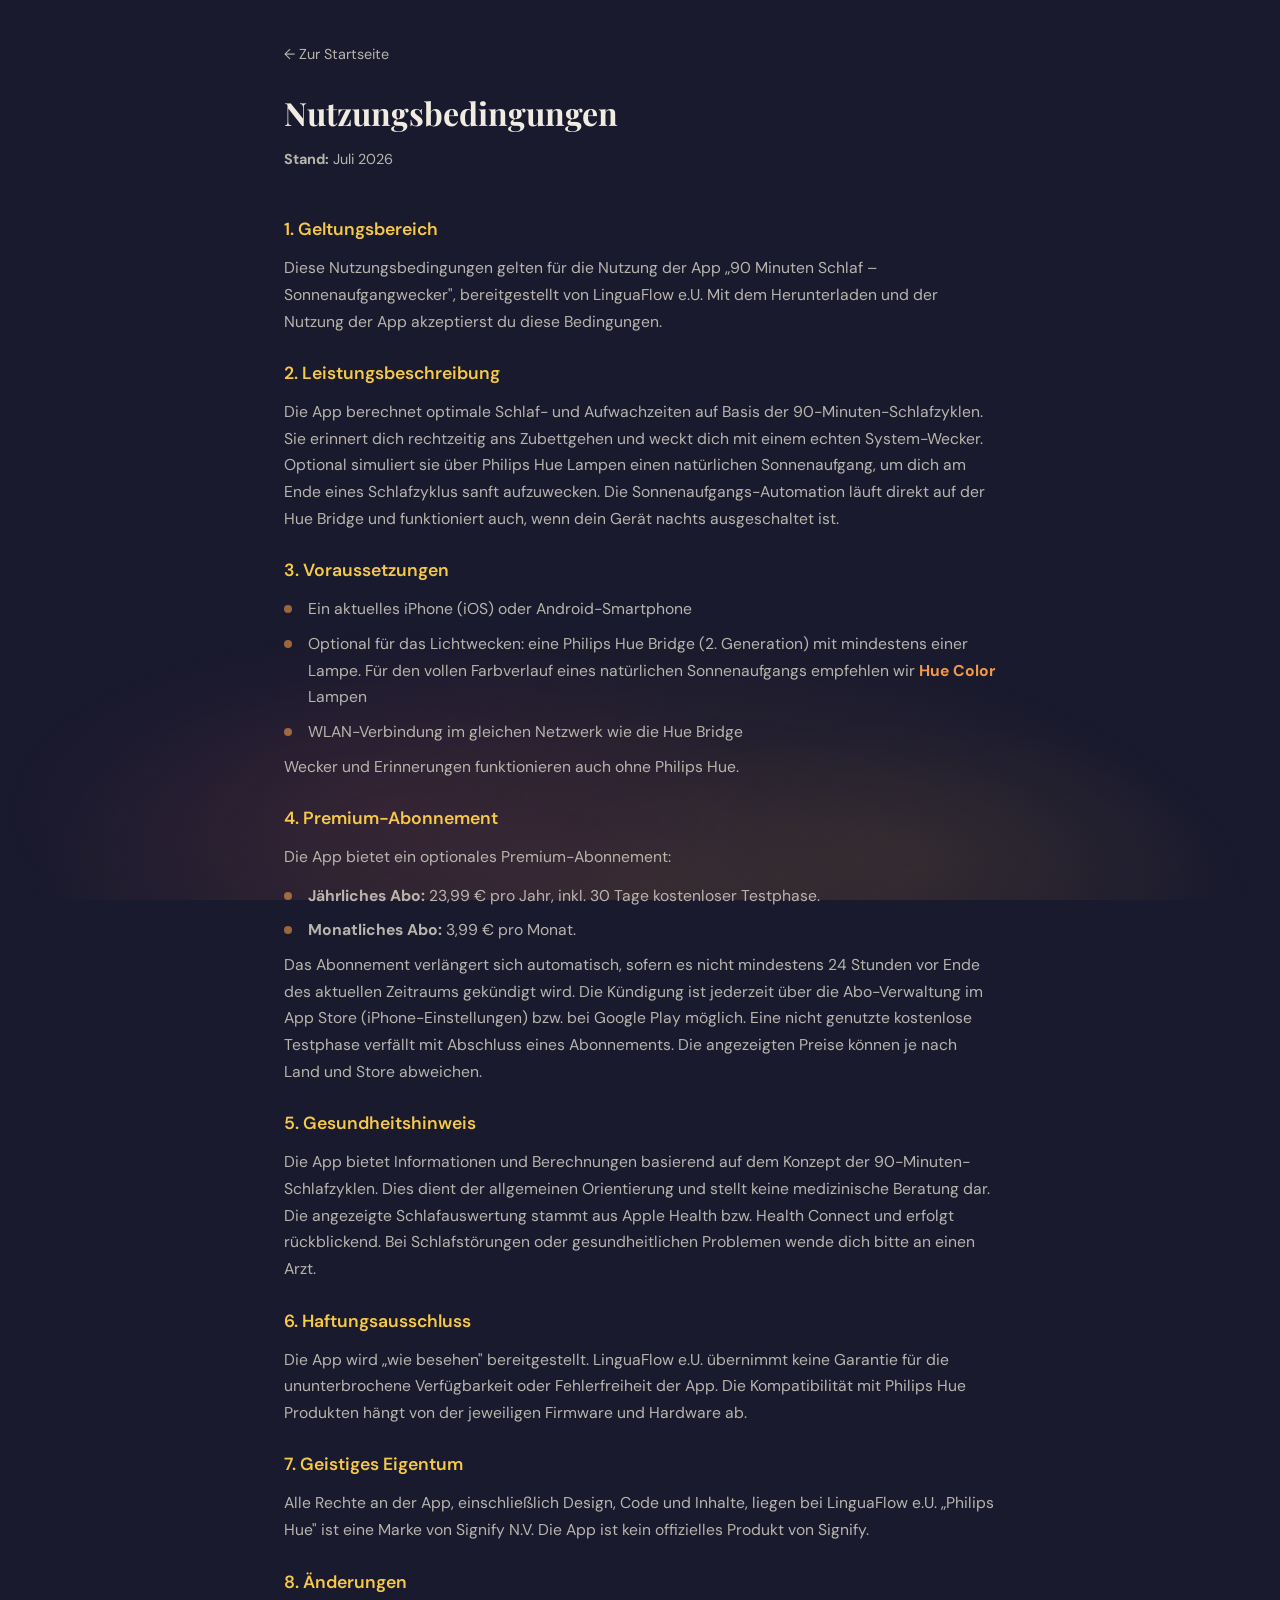
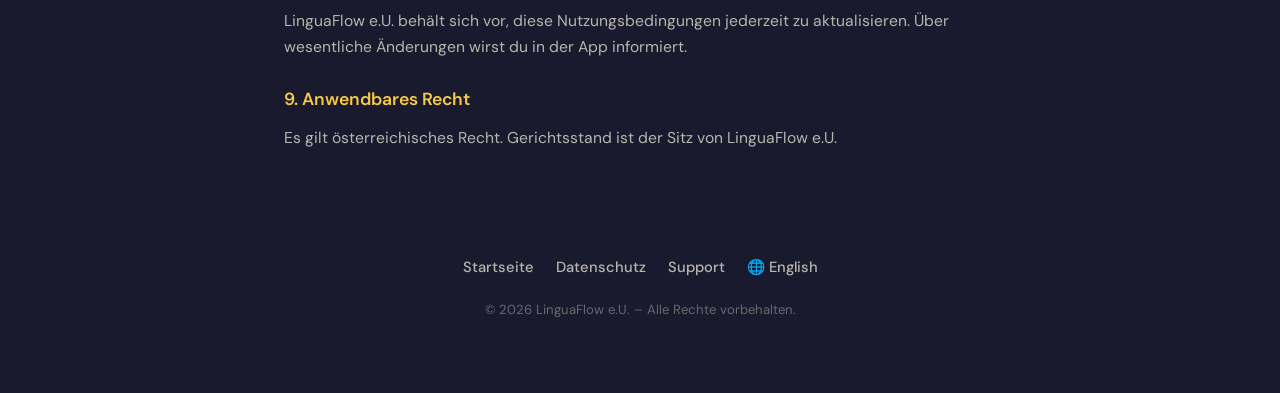
<file: nutzungsbedingungen.html>
<!DOCTYPE html>
<html lang="de">
<head>
    <meta charset="UTF-8">
    <meta name="viewport" content="width=device-width, initial-scale=1.0">
    <title>Nutzungsbedingungen – 90 Minuten Schlaf</title>
    <meta name="description" content="Nutzungsbedingungen der App 90 Minuten Schlaf – Sonnenaufgangwecker. Leistungen, Premium-Abo, Gesundheitshinweis und Haftung.">
    <meta name="robots" content="index, follow">
    <link rel="canonical" href="https://90-minute-sleep-cycle.app/nutzungsbedingungen.html">

    <!-- Sprachversionen (hreflang) -->
    <link rel="alternate" hreflang="de" href="https://90-minute-sleep-cycle.app/nutzungsbedingungen.html">
    <link rel="alternate" hreflang="en" href="https://90-minute-sleep-cycle.app/en/terms.html">
    <link rel="alternate" hreflang="x-default" href="https://90-minute-sleep-cycle.app/en/terms.html">

    <!-- Open Graph -->
    <meta property="og:type" content="website">
    <meta property="og:title" content="Nutzungsbedingungen – 90 Minuten Schlaf">
    <meta property="og:description" content="Nutzungsbedingungen der App 90 Minuten Schlaf – Sonnenaufgangwecker.">
    <meta property="og:url" content="https://90-minute-sleep-cycle.app/nutzungsbedingungen.html">
    <meta property="og:site_name" content="90 Minuten Schlaf">
    <meta property="og:locale" content="de_DE">
    <meta property="og:image" content="https://90-minute-sleep-cycle.app/appstore.png">

    <!-- Favicon -->
    <link rel="icon" type="image/svg+xml" href="/favicon.svg">
    <link rel="apple-touch-icon" href="/appstore.png">
    <meta name="theme-color" content="#12161f">

    <link href="https://fonts.googleapis.com/css2?family=DM+Sans:wght@400;500;700&family=Playfair+Display:wght@600;700&display=swap" rel="stylesheet">
    <link rel="stylesheet" href="style.css">
</head>
<body>

<div class="bg-glow"></div>

<div class="container">

    <div class="subhead">
        <a class="backlink" href="index.html">← Zur Startseite</a>
        <h1>Nutzungsbedingungen</h1>
        <p class="stand"><strong>Stand:</strong> Juli 2026</p>
    </div>

    <section>
        <h3>1. Geltungsbereich</h3>
        <p>Diese Nutzungsbedingungen gelten für die Nutzung der App „90 Minuten Schlaf – Sonnenaufgangwecker", bereitgestellt von LinguaFlow e.U. Mit dem Herunterladen und der Nutzung der App akzeptierst du diese Bedingungen.</p>

        <h3>2. Leistungsbeschreibung</h3>
        <p>Die App berechnet optimale Schlaf- und Aufwachzeiten auf Basis der 90-Minuten-Schlafzyklen. Sie erinnert dich rechtzeitig ans Zubettgehen und weckt dich mit einem echten System-Wecker. Optional simuliert sie über Philips Hue Lampen einen natürlichen Sonnenaufgang, um dich am Ende eines Schlafzyklus sanft aufzuwecken. Die Sonnenaufgangs-Automation läuft direkt auf der Hue Bridge und funktioniert auch, wenn dein Gerät nachts ausgeschaltet ist.</p>

        <h3>3. Voraussetzungen</h3>
        <ul class="bullets">
            <li>Ein aktuelles iPhone (iOS) oder Android-Smartphone</li>
            <li>Optional für das Lichtwecken: eine Philips Hue Bridge (2.&nbsp;Generation) mit mindestens einer Lampe. Für den vollen Farbverlauf eines natürlichen Sonnenaufgangs empfehlen wir <strong style="color: var(--accent-warm);">Hue Color</strong> Lampen</li>
            <li>WLAN-Verbindung im gleichen Netzwerk wie die Hue Bridge</li>
        </ul>
        <p>Wecker und Erinnerungen funktionieren auch ohne Philips Hue.</p>

        <h3>4. Premium-Abonnement</h3>
        <p>Die App bietet ein optionales Premium-Abonnement:</p>
        <ul class="bullets">
            <li><strong>Jährliches Abo:</strong> 23,99 € pro Jahr, inkl. 30 Tage kostenloser Testphase.</li>
            <li><strong>Monatliches Abo:</strong> 3,99 € pro Monat.</li>
        </ul>
        <p>Das Abonnement verlängert sich automatisch, sofern es nicht mindestens 24 Stunden vor Ende des aktuellen Zeitraums gekündigt wird. Die Kündigung ist jederzeit über die Abo-Verwaltung im App Store (iPhone-Einstellungen) bzw. bei Google Play möglich. Eine nicht genutzte kostenlose Testphase verfällt mit Abschluss eines Abonnements. Die angezeigten Preise können je nach Land und Store abweichen.</p>

        <h3>5. Gesundheitshinweis</h3>
        <p>Die App bietet Informationen und Berechnungen basierend auf dem Konzept der 90-Minuten-Schlafzyklen. Dies dient der allgemeinen Orientierung und stellt keine medizinische Beratung dar. Die angezeigte Schlafauswertung stammt aus Apple Health bzw. Health Connect und erfolgt rückblickend. Bei Schlafstörungen oder gesundheitlichen Problemen wende dich bitte an einen Arzt.</p>

        <h3>6. Haftungsausschluss</h3>
        <p>Die App wird „wie besehen" bereitgestellt. LinguaFlow e.U. übernimmt keine Garantie für die ununterbrochene Verfügbarkeit oder Fehlerfreiheit der App. Die Kompatibilität mit Philips Hue Produkten hängt von der jeweiligen Firmware und Hardware ab.</p>

        <h3>7. Geistiges Eigentum</h3>
        <p>Alle Rechte an der App, einschließlich Design, Code und Inhalte, liegen bei LinguaFlow e.U. „Philips Hue" ist eine Marke von Signify N.V. Die App ist kein offizielles Produkt von Signify.</p>

        <h3>8. Änderungen</h3>
        <p>LinguaFlow e.U. behält sich vor, diese Nutzungsbedingungen jederzeit zu aktualisieren. Über wesentliche Änderungen wirst du in der App informiert.</p>

        <h3>9. Anwendbares Recht</h3>
        <p>Es gilt österreichisches Recht. Gerichtsstand ist der Sitz von LinguaFlow e.U.</p>
    </section>

    <footer>
        <div class="footer-links">
            <a href="index.html">Startseite</a>
            <a href="datenschutz.html">Datenschutz</a>
            <a href="support.html">Support</a>
            <a href="/en/terms.html" hreflang="en" lang="en">🌐 English</a>
        </div>
        <p class="fine">© 2026 LinguaFlow e.U. – Alle Rechte vorbehalten.</p>
    </footer>

</div>

</body>
</html>
</file>
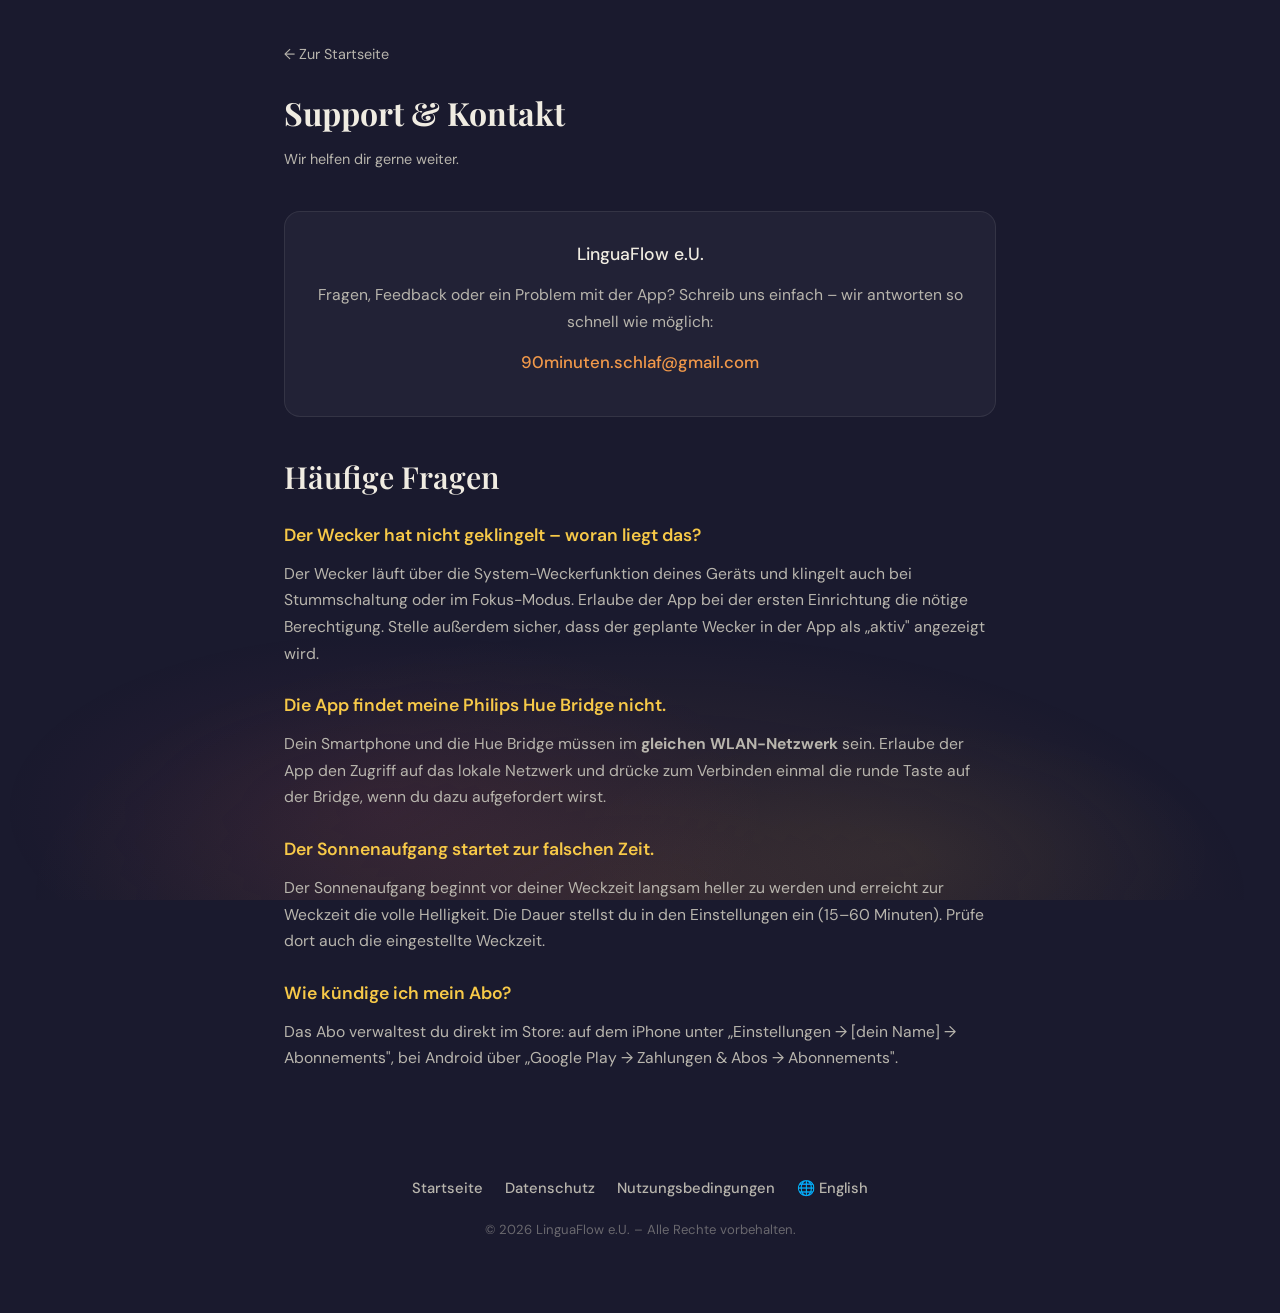
<file: support.html>
<!DOCTYPE html>
<html lang="de">
<head>
    <meta charset="UTF-8">
    <meta name="viewport" content="width=device-width, initial-scale=1.0">
    <title>Support & FAQ – 90 Minuten Schlaf</title>
    <meta name="description" content="Hilfe, häufige Fragen und Kontakt für die App 90 Minuten Schlaf – Sonnenaufgangwecker. Wecker klingelt nicht, Hue Bridge verbinden, Abo kündigen.">
    <meta name="robots" content="index, follow">
    <link rel="canonical" href="https://90-minute-sleep-cycle.app/support.html">

    <!-- Sprachversionen (hreflang) -->
    <link rel="alternate" hreflang="de" href="https://90-minute-sleep-cycle.app/support.html">
    <link rel="alternate" hreflang="en" href="https://90-minute-sleep-cycle.app/en/support.html">
    <link rel="alternate" hreflang="x-default" href="https://90-minute-sleep-cycle.app/en/support.html">

    <!-- Open Graph -->
    <meta property="og:type" content="website">
    <meta property="og:title" content="Support & FAQ – 90 Minuten Schlaf">
    <meta property="og:description" content="Häufige Fragen und Kontakt zur App 90 Minuten Schlaf – Sonnenaufgangwecker.">
    <meta property="og:url" content="https://90-minute-sleep-cycle.app/support.html">
    <meta property="og:site_name" content="90 Minuten Schlaf">
    <meta property="og:locale" content="de_DE">
    <meta property="og:image" content="https://90-minute-sleep-cycle.app/appstore.png">

    <!-- Favicon -->
    <link rel="icon" type="image/svg+xml" href="/favicon.svg">
    <link rel="apple-touch-icon" href="/appstore.png">
    <meta name="theme-color" content="#12161f">

    <link href="https://fonts.googleapis.com/css2?family=DM+Sans:wght@400;500;700&family=Playfair+Display:wght@600;700&display=swap" rel="stylesheet">
    <link rel="stylesheet" href="style.css">

    <!-- FAQ-Schema (JSON-LD) – für Rich Results & KI-Antworten -->
    <script type="application/ld+json">
    {
      "@context": "https://schema.org",
      "@type": "FAQPage",
      "inLanguage": "de",
      "mainEntity": [
        {
          "@type": "Question",
          "name": "Der Wecker hat nicht geklingelt – woran liegt das?",
          "acceptedAnswer": {
            "@type": "Answer",
            "text": "Der Wecker läuft über die System-Weckerfunktion deines Geräts und klingelt auch bei Stummschaltung oder im Fokus-Modus. Erlaube der App bei der ersten Einrichtung die nötige Berechtigung. Stelle außerdem sicher, dass der geplante Wecker in der App als aktiv angezeigt wird."
          }
        },
        {
          "@type": "Question",
          "name": "Die App findet meine Philips Hue Bridge nicht.",
          "acceptedAnswer": {
            "@type": "Answer",
            "text": "Dein Smartphone und die Hue Bridge müssen im gleichen WLAN-Netzwerk sein. Erlaube der App den Zugriff auf das lokale Netzwerk und drücke zum Verbinden einmal die runde Taste auf der Bridge, wenn du dazu aufgefordert wirst."
          }
        },
        {
          "@type": "Question",
          "name": "Der Sonnenaufgang startet zur falschen Zeit.",
          "acceptedAnswer": {
            "@type": "Answer",
            "text": "Der Sonnenaufgang beginnt vor deiner Weckzeit langsam heller zu werden und erreicht zur Weckzeit die volle Helligkeit. Die Dauer stellst du in den Einstellungen ein (15 bis 60 Minuten). Prüfe dort auch die eingestellte Weckzeit."
          }
        },
        {
          "@type": "Question",
          "name": "Wie kündige ich mein Abo?",
          "acceptedAnswer": {
            "@type": "Answer",
            "text": "Das Abo verwaltest du direkt im Store: auf dem iPhone unter Einstellungen, dein Name, Abonnements; bei Android über Google Play, Zahlungen und Abos, Abonnements."
          }
        }
      ]
    }
    </script>
</head>
<body>

<div class="bg-glow"></div>

<div class="container">

    <div class="subhead">
        <a class="backlink" href="index.html">← Zur Startseite</a>
        <h1>Support &amp; Kontakt</h1>
        <p class="stand">Wir helfen dir gerne weiter.</p>
    </div>

    <section>
        <div class="card contact-card">
            <p style="font-size: 1.1rem; margin-bottom: 12px; color: var(--text-primary); font-weight: 500;">LinguaFlow e.U.</p>
            <p>Fragen, Feedback oder ein Problem mit der App? Schreib uns einfach – wir antworten so schnell wie möglich:</p>
            <p style="margin-top: 12px; font-size: 1.05rem;"><a href="mailto:90minuten.schlaf@gmail.com">90minuten.schlaf@gmail.com</a></p>
        </div>

        <h2 style="margin-top: 40px;">Häufige Fragen</h2>

        <h3>Der Wecker hat nicht geklingelt – woran liegt das?</h3>
        <p>Der Wecker läuft über die System-Weckerfunktion deines Geräts und klingelt auch bei Stummschaltung oder im Fokus-Modus. Erlaube der App bei der ersten Einrichtung die nötige Berechtigung. Stelle außerdem sicher, dass der geplante Wecker in der App als „aktiv" angezeigt wird.</p>

        <h3>Die App findet meine Philips Hue Bridge nicht.</h3>
        <p>Dein Smartphone und die Hue Bridge müssen im <strong>gleichen WLAN-Netzwerk</strong> sein. Erlaube der App den Zugriff auf das lokale Netzwerk und drücke zum Verbinden einmal die runde Taste auf der Bridge, wenn du dazu aufgefordert wirst.</p>

        <h3>Der Sonnenaufgang startet zur falschen Zeit.</h3>
        <p>Der Sonnenaufgang beginnt vor deiner Weckzeit langsam heller zu werden und erreicht zur Weckzeit die volle Helligkeit. Die Dauer stellst du in den Einstellungen ein (15–60 Minuten). Prüfe dort auch die eingestellte Weckzeit.</p>

        <h3>Wie kündige ich mein Abo?</h3>
        <p>Das Abo verwaltest du direkt im Store: auf dem iPhone unter „Einstellungen → [dein Name] → Abonnements", bei Android über „Google Play → Zahlungen &amp; Abos → Abonnements".</p>
    </section>

    <footer>
        <div class="footer-links">
            <a href="index.html">Startseite</a>
            <a href="datenschutz.html">Datenschutz</a>
            <a href="nutzungsbedingungen.html">Nutzungsbedingungen</a>
            <a href="/en/support.html" hreflang="en" lang="en">🌐 English</a>
        </div>
        <p class="fine">© 2026 LinguaFlow e.U. – Alle Rechte vorbehalten.</p>
    </footer>

</div>

</body>
</html>
</file>
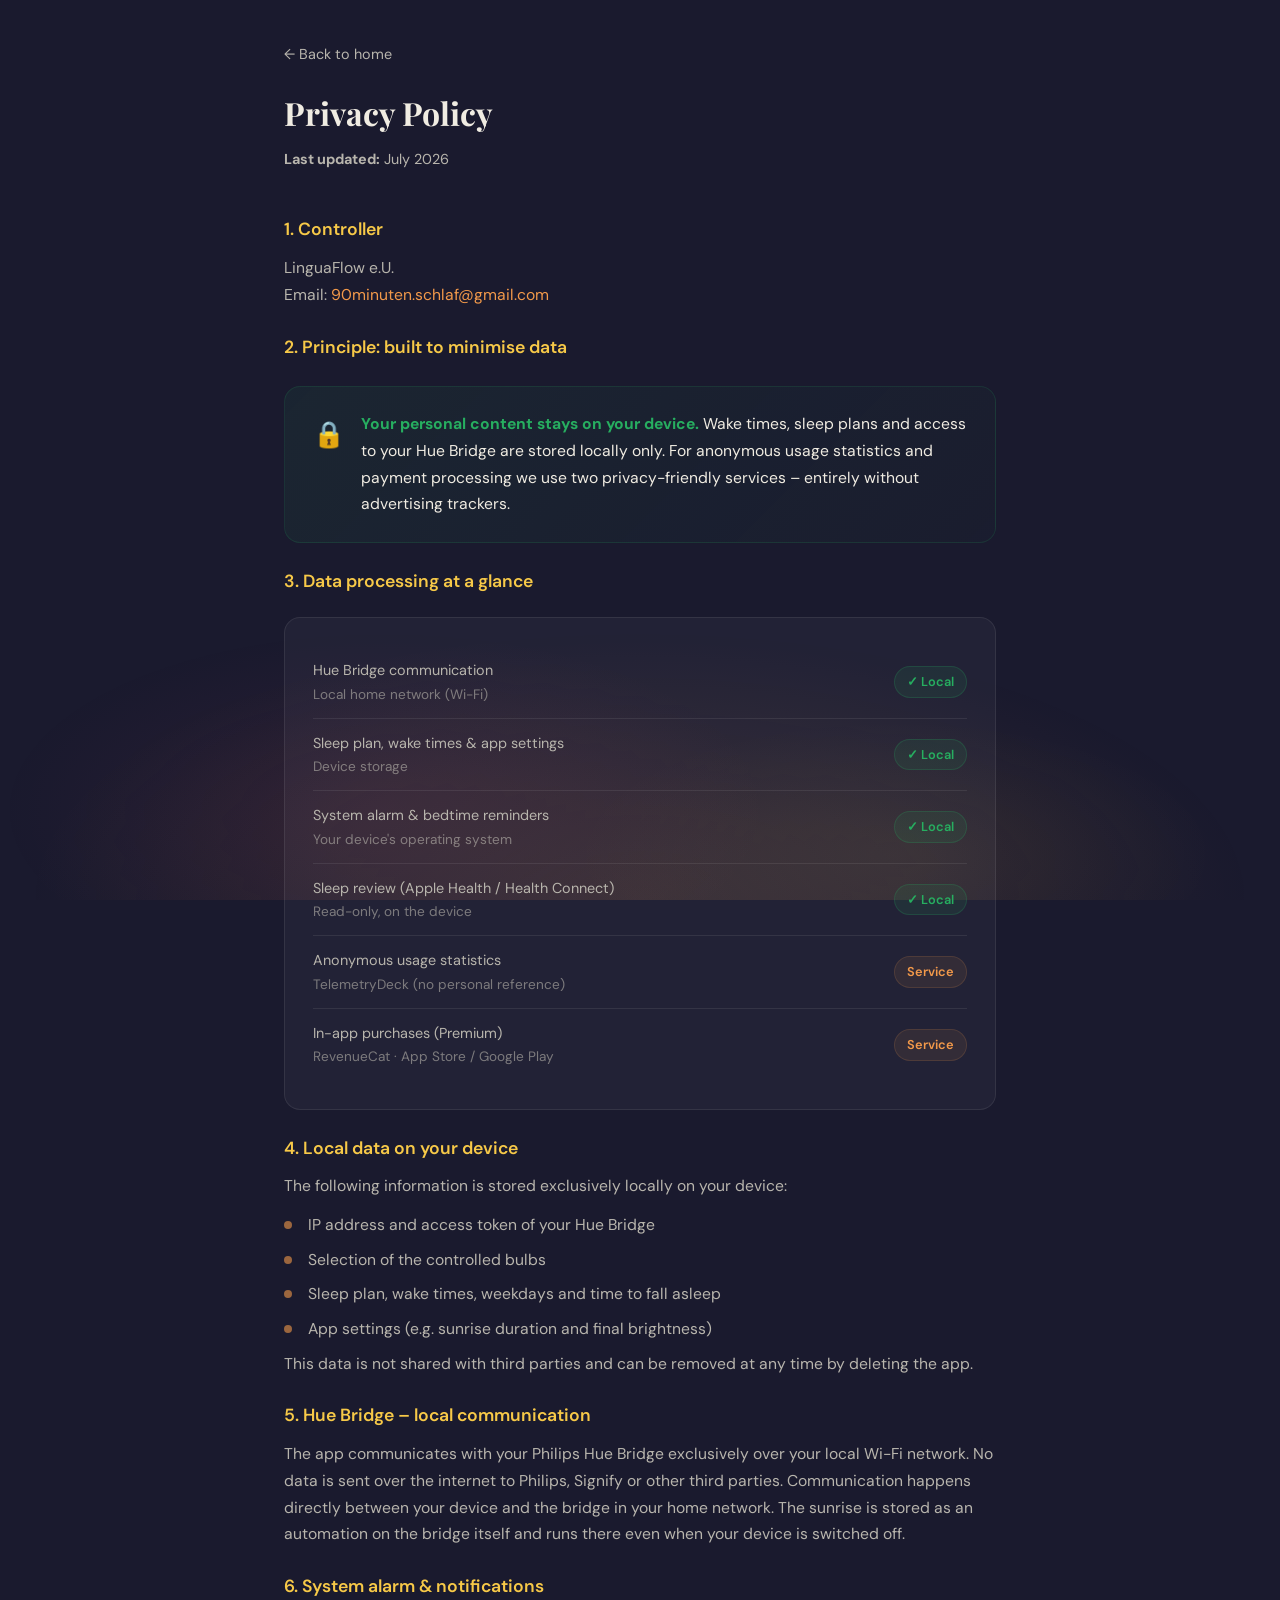
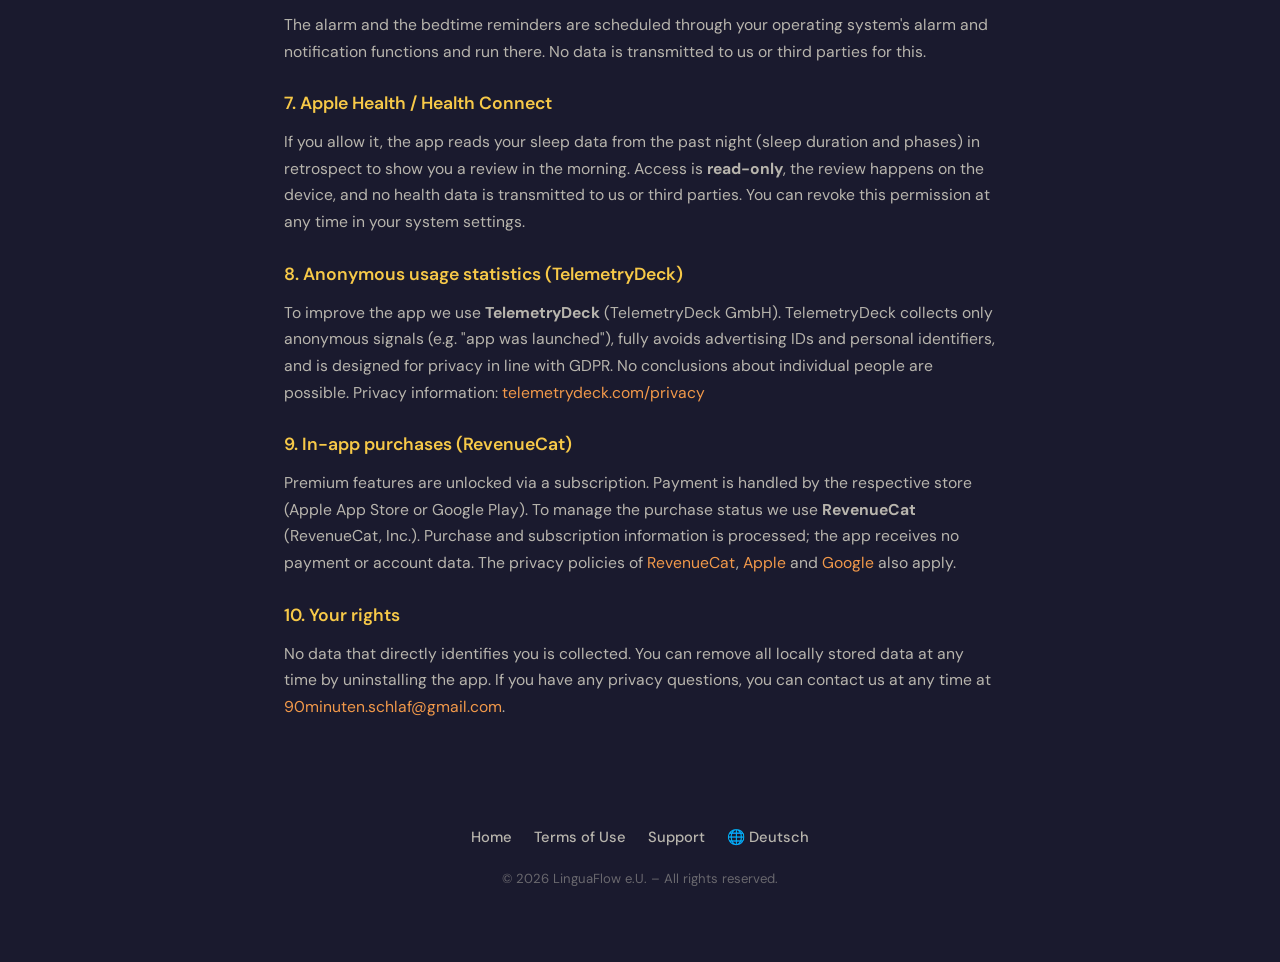
<file: en/privacy.html>
<!DOCTYPE html>
<html lang="en">
<head>
    <meta charset="UTF-8">
    <meta name="viewport" content="width=device-width, initial-scale=1.0">
    <title>Privacy Policy – 90-Minute Sleep</title>
    <meta name="description" content="Privacy policy for the 90-Minute Sleep – Sunrise Alarm Clock app. Built to minimise data: your personal content stays on your device.">
    <meta name="robots" content="index, follow">
    <link rel="canonical" href="https://90-minute-sleep-cycle.app/en/privacy.html">

    <!-- Language versions (hreflang) -->
    <link rel="alternate" hreflang="de" href="https://90-minute-sleep-cycle.app/datenschutz.html">
    <link rel="alternate" hreflang="en" href="https://90-minute-sleep-cycle.app/en/privacy.html">
    <link rel="alternate" hreflang="x-default" href="https://90-minute-sleep-cycle.app/en/privacy.html">

    <!-- Open Graph -->
    <meta property="og:type" content="website">
    <meta property="og:title" content="Privacy Policy – 90-Minute Sleep">
    <meta property="og:description" content="Privacy policy for the 90-Minute Sleep – Sunrise Alarm Clock app.">
    <meta property="og:url" content="https://90-minute-sleep-cycle.app/en/privacy.html">
    <meta property="og:site_name" content="90-Minute Sleep">
    <meta property="og:locale" content="en_US">
    <meta property="og:image" content="https://90-minute-sleep-cycle.app/appstore.png">

    <!-- Favicon -->
    <link rel="icon" type="image/svg+xml" href="/favicon.svg">
    <link rel="apple-touch-icon" href="/appstore.png">
    <meta name="theme-color" content="#12161f">

    <link href="https://fonts.googleapis.com/css2?family=DM+Sans:wght@400;500;700&family=Playfair+Display:wght@600;700&display=swap" rel="stylesheet">
    <link rel="stylesheet" href="/style.css">
</head>
<body>

<div class="bg-glow"></div>

<div class="container">

    <div class="subhead">
        <a class="backlink" href="/en/">← Back to home</a>
        <h1>Privacy Policy</h1>
        <p class="stand"><strong>Last updated:</strong> July 2026</p>
    </div>

    <section>
        <h3>1. Controller</h3>
        <p>LinguaFlow e.U.<br>Email: <a href="mailto:90minuten.schlaf@gmail.com">90minuten.schlaf@gmail.com</a></p>

        <h3>2. Principle: built to minimise data</h3>
        <div class="info-box">
            <span class="icon">🔒</span>
            <p><strong>Your personal content stays on your device.</strong> Wake times, sleep plans and access to your Hue Bridge are stored locally only. For anonymous usage statistics and payment processing we use two privacy-friendly services – entirely without advertising trackers.</p>
        </div>

        <h3>3. Data processing at a glance</h3>
        <div class="card">
            <div class="privacy-row">
                <div>
                    <div class="label">Hue Bridge communication</div>
                    <div class="target">Local home network (Wi-Fi)</div>
                </div>
                <span class="badge-local">✓ Local</span>
            </div>
            <div class="privacy-row">
                <div>
                    <div class="label">Sleep plan, wake times &amp; app settings</div>
                    <div class="target">Device storage</div>
                </div>
                <span class="badge-local">✓ Local</span>
            </div>
            <div class="privacy-row">
                <div>
                    <div class="label">System alarm &amp; bedtime reminders</div>
                    <div class="target">Your device's operating system</div>
                </div>
                <span class="badge-local">✓ Local</span>
            </div>
            <div class="privacy-row">
                <div>
                    <div class="label">Sleep review (Apple Health / Health Connect)</div>
                    <div class="target">Read-only, on the device</div>
                </div>
                <span class="badge-local">✓ Local</span>
            </div>
            <div class="privacy-row">
                <div>
                    <div class="label">Anonymous usage statistics</div>
                    <div class="target">TelemetryDeck (no personal reference)</div>
                </div>
                <span class="badge-service">Service</span>
            </div>
            <div class="privacy-row">
                <div>
                    <div class="label">In-app purchases (Premium)</div>
                    <div class="target">RevenueCat · App Store / Google Play</div>
                </div>
                <span class="badge-service">Service</span>
            </div>
        </div>

        <h3>4. Local data on your device</h3>
        <p>The following information is stored exclusively locally on your device:</p>
        <ul class="bullets">
            <li>IP address and access token of your Hue Bridge</li>
            <li>Selection of the controlled bulbs</li>
            <li>Sleep plan, wake times, weekdays and time to fall asleep</li>
            <li>App settings (e.g. sunrise duration and final brightness)</li>
        </ul>
        <p>This data is not shared with third parties and can be removed at any time by deleting the app.</p>

        <h3>5. Hue Bridge – local communication</h3>
        <p>The app communicates with your Philips Hue Bridge exclusively over your local Wi-Fi network. No data is sent over the internet to Philips, Signify or other third parties. Communication happens directly between your device and the bridge in your home network. The sunrise is stored as an automation on the bridge itself and runs there even when your device is switched off.</p>

        <h3>6. System alarm &amp; notifications</h3>
        <p>The alarm and the bedtime reminders are scheduled through your operating system's alarm and notification functions and run there. No data is transmitted to us or third parties for this.</p>

        <h3>7. Apple Health / Health Connect</h3>
        <p>If you allow it, the app reads your sleep data from the past night (sleep duration and phases) in retrospect to show you a review in the morning. Access is <strong>read-only</strong>, the review happens on the device, and no health data is transmitted to us or third parties. You can revoke this permission at any time in your system settings.</p>

        <h3>8. Anonymous usage statistics (TelemetryDeck)</h3>
        <p>To improve the app we use <strong>TelemetryDeck</strong> (TelemetryDeck GmbH). TelemetryDeck collects only anonymous signals (e.g. "app was launched"), fully avoids advertising IDs and personal identifiers, and is designed for privacy in line with GDPR. No conclusions about individual people are possible. Privacy information: <a href="https://telemetrydeck.com/privacy/" target="_blank" rel="noopener">telemetrydeck.com/privacy</a></p>

        <h3>9. In-app purchases (RevenueCat)</h3>
        <p>Premium features are unlocked via a subscription. Payment is handled by the respective store (Apple App Store or Google Play). To manage the purchase status we use <strong>RevenueCat</strong> (RevenueCat, Inc.). Purchase and subscription information is processed; the app receives no payment or account data. The privacy policies of <a href="https://www.revenuecat.com/privacy/" target="_blank" rel="noopener">RevenueCat</a>, <a href="https://www.apple.com/legal/privacy/" target="_blank" rel="noopener">Apple</a> and <a href="https://policies.google.com/privacy" target="_blank" rel="noopener">Google</a> also apply.</p>

        <h3>10. Your rights</h3>
        <p>No data that directly identifies you is collected. You can remove all locally stored data at any time by uninstalling the app. If you have any privacy questions, you can contact us at any time at <a href="mailto:90minuten.schlaf@gmail.com">90minuten.schlaf@gmail.com</a>.</p>
    </section>

    <footer>
        <div class="footer-links">
            <a href="/en/">Home</a>
            <a href="/en/terms.html">Terms of Use</a>
            <a href="/en/support.html">Support</a>
            <a href="/datenschutz.html" hreflang="de" lang="de">🌐 Deutsch</a>
        </div>
        <p class="fine">© 2026 LinguaFlow e.U. – All rights reserved.</p>
    </footer>

</div>

</body>
</html>
</file>
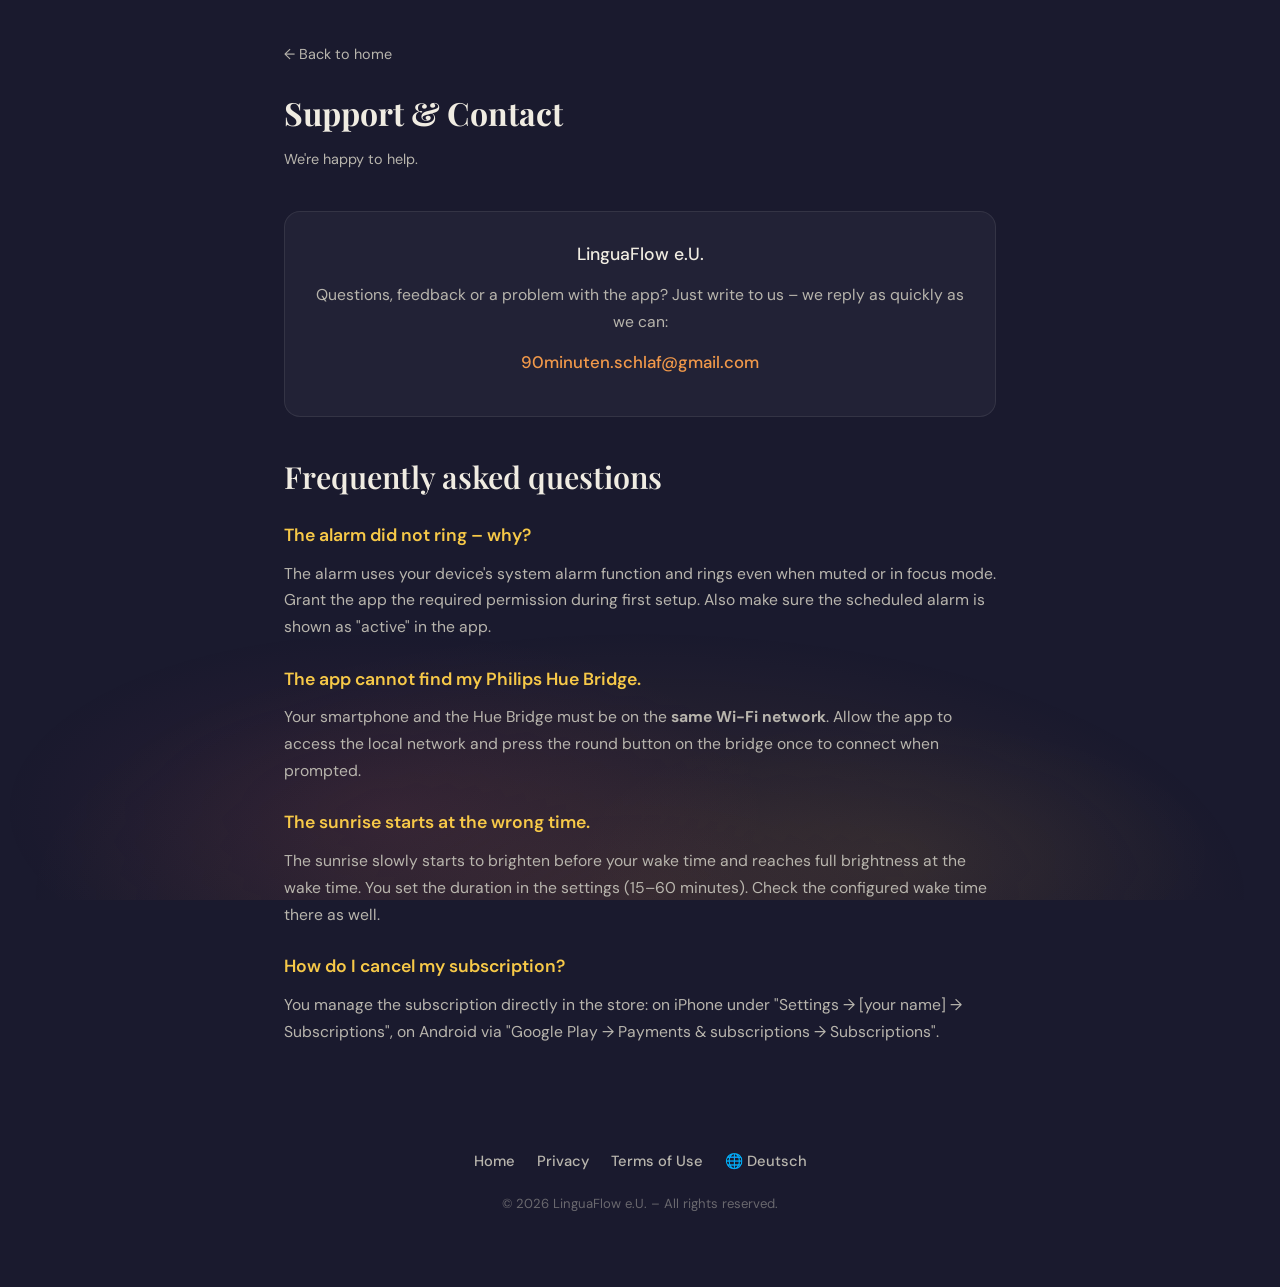
<file: en/support.html>
<!DOCTYPE html>
<html lang="en">
<head>
    <meta charset="UTF-8">
    <meta name="viewport" content="width=device-width, initial-scale=1.0">
    <title>Support &amp; FAQ – 90-Minute Sleep</title>
    <meta name="description" content="Help, frequently asked questions and contact for the 90-Minute Sleep – Sunrise Alarm Clock app. Alarm not ringing, connecting the Hue Bridge, cancelling your subscription.">
    <meta name="robots" content="index, follow">
    <link rel="canonical" href="https://90-minute-sleep-cycle.app/en/support.html">

    <!-- Language versions (hreflang) -->
    <link rel="alternate" hreflang="de" href="https://90-minute-sleep-cycle.app/support.html">
    <link rel="alternate" hreflang="en" href="https://90-minute-sleep-cycle.app/en/support.html">
    <link rel="alternate" hreflang="x-default" href="https://90-minute-sleep-cycle.app/en/support.html">

    <!-- Open Graph -->
    <meta property="og:type" content="website">
    <meta property="og:title" content="Support &amp; FAQ – 90-Minute Sleep">
    <meta property="og:description" content="Frequently asked questions and contact for the 90-Minute Sleep – Sunrise Alarm Clock app.">
    <meta property="og:url" content="https://90-minute-sleep-cycle.app/en/support.html">
    <meta property="og:site_name" content="90-Minute Sleep">
    <meta property="og:locale" content="en_US">
    <meta property="og:image" content="https://90-minute-sleep-cycle.app/appstore.png">

    <!-- Favicon -->
    <link rel="icon" type="image/svg+xml" href="/favicon.svg">
    <link rel="apple-touch-icon" href="/appstore.png">
    <meta name="theme-color" content="#12161f">

    <link href="https://fonts.googleapis.com/css2?family=DM+Sans:wght@400;500;700&family=Playfair+Display:wght@600;700&display=swap" rel="stylesheet">
    <link rel="stylesheet" href="/style.css">

    <!-- FAQ schema (JSON-LD) – for rich results & AI answers -->
    <script type="application/ld+json">
    {
      "@context": "https://schema.org",
      "@type": "FAQPage",
      "inLanguage": "en",
      "mainEntity": [
        {
          "@type": "Question",
          "name": "The alarm did not ring – why?",
          "acceptedAnswer": {
            "@type": "Answer",
            "text": "The alarm uses your device's system alarm function and rings even when muted or in focus mode. Grant the app the required permission during first setup. Also make sure the scheduled alarm is shown as active in the app."
          }
        },
        {
          "@type": "Question",
          "name": "The app cannot find my Philips Hue Bridge.",
          "acceptedAnswer": {
            "@type": "Answer",
            "text": "Your smartphone and the Hue Bridge must be on the same Wi-Fi network. Allow the app to access the local network and press the round button on the bridge once to connect when prompted."
          }
        },
        {
          "@type": "Question",
          "name": "The sunrise starts at the wrong time.",
          "acceptedAnswer": {
            "@type": "Answer",
            "text": "The sunrise slowly starts to brighten before your wake time and reaches full brightness at the wake time. You set the duration in the settings (15 to 60 minutes). Check the configured wake time there as well."
          }
        },
        {
          "@type": "Question",
          "name": "How do I cancel my subscription?",
          "acceptedAnswer": {
            "@type": "Answer",
            "text": "You manage the subscription directly in the store: on iPhone under Settings, your name, Subscriptions; on Android via Google Play, Payments and subscriptions, Subscriptions."
          }
        }
      ]
    }
    </script>
</head>
<body>

<div class="bg-glow"></div>

<div class="container">

    <div class="subhead">
        <a class="backlink" href="/en/">← Back to home</a>
        <h1>Support &amp; Contact</h1>
        <p class="stand">We're happy to help.</p>
    </div>

    <section>
        <div class="card contact-card">
            <p style="font-size: 1.1rem; margin-bottom: 12px; color: var(--text-primary); font-weight: 500;">LinguaFlow e.U.</p>
            <p>Questions, feedback or a problem with the app? Just write to us – we reply as quickly as we can:</p>
            <p style="margin-top: 12px; font-size: 1.05rem;"><a href="mailto:90minuten.schlaf@gmail.com">90minuten.schlaf@gmail.com</a></p>
        </div>

        <h2 style="margin-top: 40px;">Frequently asked questions</h2>

        <h3>The alarm did not ring – why?</h3>
        <p>The alarm uses your device's system alarm function and rings even when muted or in focus mode. Grant the app the required permission during first setup. Also make sure the scheduled alarm is shown as "active" in the app.</p>

        <h3>The app cannot find my Philips Hue Bridge.</h3>
        <p>Your smartphone and the Hue Bridge must be on the <strong>same Wi-Fi network</strong>. Allow the app to access the local network and press the round button on the bridge once to connect when prompted.</p>

        <h3>The sunrise starts at the wrong time.</h3>
        <p>The sunrise slowly starts to brighten before your wake time and reaches full brightness at the wake time. You set the duration in the settings (15–60 minutes). Check the configured wake time there as well.</p>

        <h3>How do I cancel my subscription?</h3>
        <p>You manage the subscription directly in the store: on iPhone under "Settings → [your name] → Subscriptions", on Android via "Google Play → Payments &amp; subscriptions → Subscriptions".</p>
    </section>

    <footer>
        <div class="footer-links">
            <a href="/en/">Home</a>
            <a href="/en/privacy.html">Privacy</a>
            <a href="/en/terms.html">Terms of Use</a>
            <a href="/support.html" hreflang="de" lang="de">🌐 Deutsch</a>
        </div>
        <p class="fine">© 2026 LinguaFlow e.U. – All rights reserved.</p>
    </footer>

</div>

</body>
</html>
</file>
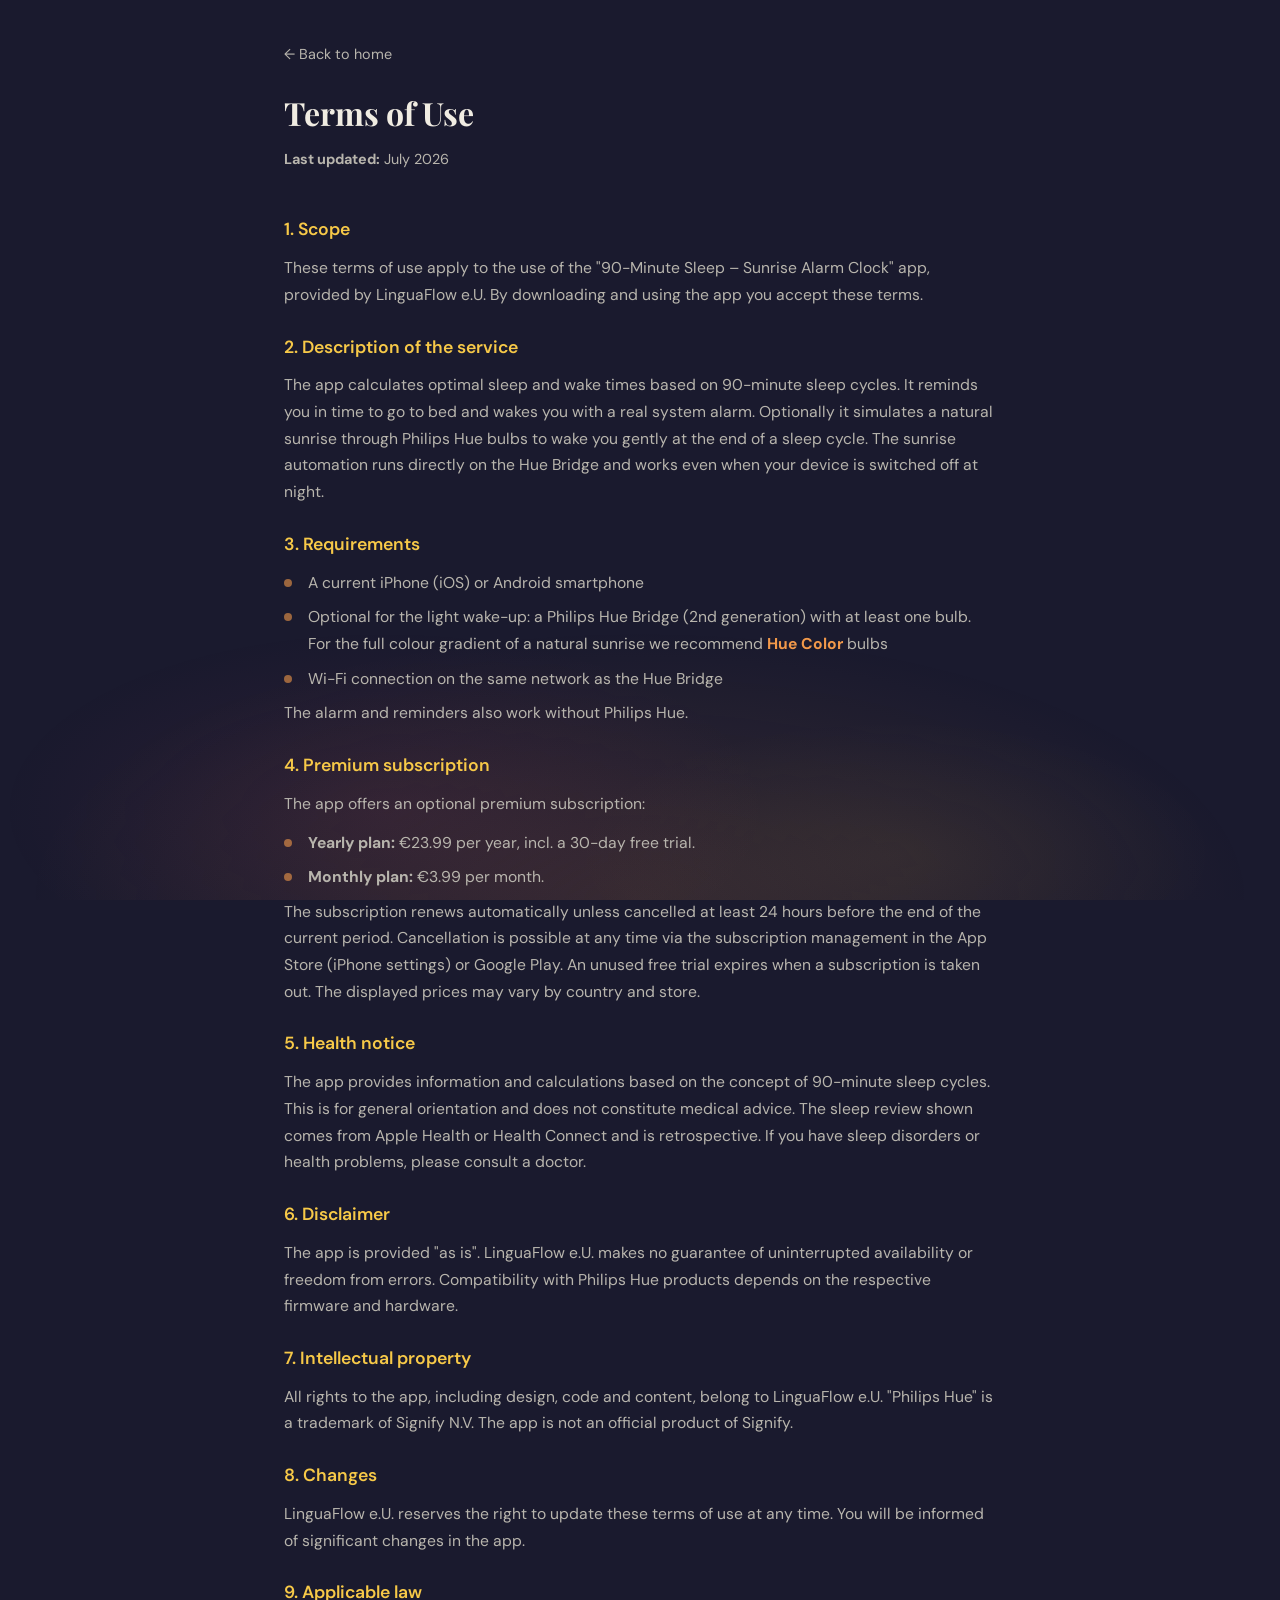
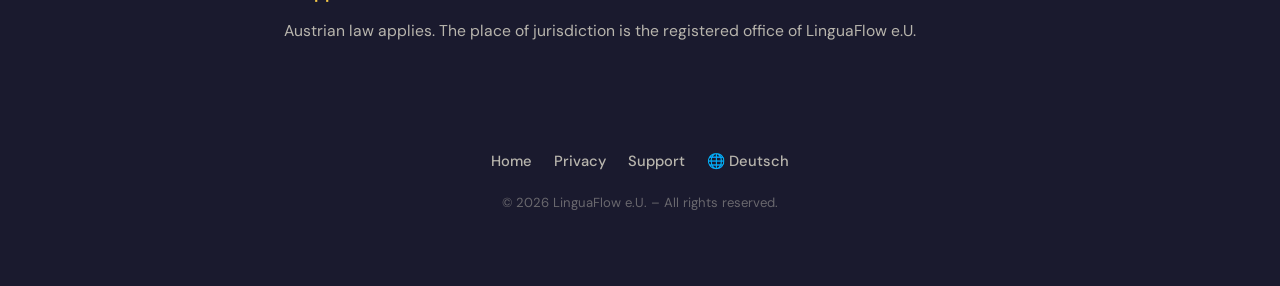
<file: en/terms.html>
<!DOCTYPE html>
<html lang="en">
<head>
    <meta charset="UTF-8">
    <meta name="viewport" content="width=device-width, initial-scale=1.0">
    <title>Terms of Use – 90-Minute Sleep</title>
    <meta name="description" content="Terms of use for the 90-Minute Sleep – Sunrise Alarm Clock app. Services, premium subscription, health notice and liability.">
    <meta name="robots" content="index, follow">
    <link rel="canonical" href="https://90-minute-sleep-cycle.app/en/terms.html">

    <!-- Language versions (hreflang) -->
    <link rel="alternate" hreflang="de" href="https://90-minute-sleep-cycle.app/nutzungsbedingungen.html">
    <link rel="alternate" hreflang="en" href="https://90-minute-sleep-cycle.app/en/terms.html">
    <link rel="alternate" hreflang="x-default" href="https://90-minute-sleep-cycle.app/en/terms.html">

    <!-- Open Graph -->
    <meta property="og:type" content="website">
    <meta property="og:title" content="Terms of Use – 90-Minute Sleep">
    <meta property="og:description" content="Terms of use for the 90-Minute Sleep – Sunrise Alarm Clock app.">
    <meta property="og:url" content="https://90-minute-sleep-cycle.app/en/terms.html">
    <meta property="og:site_name" content="90-Minute Sleep">
    <meta property="og:locale" content="en_US">
    <meta property="og:image" content="https://90-minute-sleep-cycle.app/appstore.png">

    <!-- Favicon -->
    <link rel="icon" type="image/svg+xml" href="/favicon.svg">
    <link rel="apple-touch-icon" href="/appstore.png">
    <meta name="theme-color" content="#12161f">

    <link href="https://fonts.googleapis.com/css2?family=DM+Sans:wght@400;500;700&family=Playfair+Display:wght@600;700&display=swap" rel="stylesheet">
    <link rel="stylesheet" href="/style.css">
</head>
<body>

<div class="bg-glow"></div>

<div class="container">

    <div class="subhead">
        <a class="backlink" href="/en/">← Back to home</a>
        <h1>Terms of Use</h1>
        <p class="stand"><strong>Last updated:</strong> July 2026</p>
    </div>

    <section>
        <h3>1. Scope</h3>
        <p>These terms of use apply to the use of the "90-Minute Sleep – Sunrise Alarm Clock" app, provided by LinguaFlow e.U. By downloading and using the app you accept these terms.</p>

        <h3>2. Description of the service</h3>
        <p>The app calculates optimal sleep and wake times based on 90-minute sleep cycles. It reminds you in time to go to bed and wakes you with a real system alarm. Optionally it simulates a natural sunrise through Philips Hue bulbs to wake you gently at the end of a sleep cycle. The sunrise automation runs directly on the Hue Bridge and works even when your device is switched off at night.</p>

        <h3>3. Requirements</h3>
        <ul class="bullets">
            <li>A current iPhone (iOS) or Android smartphone</li>
            <li>Optional for the light wake-up: a Philips Hue Bridge (2nd generation) with at least one bulb. For the full colour gradient of a natural sunrise we recommend <strong style="color: var(--accent-warm);">Hue Color</strong> bulbs</li>
            <li>Wi-Fi connection on the same network as the Hue Bridge</li>
        </ul>
        <p>The alarm and reminders also work without Philips Hue.</p>

        <h3>4. Premium subscription</h3>
        <p>The app offers an optional premium subscription:</p>
        <ul class="bullets">
            <li><strong>Yearly plan:</strong> €23.99 per year, incl. a 30-day free trial.</li>
            <li><strong>Monthly plan:</strong> €3.99 per month.</li>
        </ul>
        <p>The subscription renews automatically unless cancelled at least 24 hours before the end of the current period. Cancellation is possible at any time via the subscription management in the App Store (iPhone settings) or Google Play. An unused free trial expires when a subscription is taken out. The displayed prices may vary by country and store.</p>

        <h3>5. Health notice</h3>
        <p>The app provides information and calculations based on the concept of 90-minute sleep cycles. This is for general orientation and does not constitute medical advice. The sleep review shown comes from Apple Health or Health Connect and is retrospective. If you have sleep disorders or health problems, please consult a doctor.</p>

        <h3>6. Disclaimer</h3>
        <p>The app is provided "as is". LinguaFlow e.U. makes no guarantee of uninterrupted availability or freedom from errors. Compatibility with Philips Hue products depends on the respective firmware and hardware.</p>

        <h3>7. Intellectual property</h3>
        <p>All rights to the app, including design, code and content, belong to LinguaFlow e.U. "Philips Hue" is a trademark of Signify N.V. The app is not an official product of Signify.</p>

        <h3>8. Changes</h3>
        <p>LinguaFlow e.U. reserves the right to update these terms of use at any time. You will be informed of significant changes in the app.</p>

        <h3>9. Applicable law</h3>
        <p>Austrian law applies. The place of jurisdiction is the registered office of LinguaFlow e.U.</p>
    </section>

    <footer>
        <div class="footer-links">
            <a href="/en/">Home</a>
            <a href="/en/privacy.html">Privacy</a>
            <a href="/en/support.html">Support</a>
            <a href="/nutzungsbedingungen.html" hreflang="de" lang="de">🌐 Deutsch</a>
        </div>
        <p class="fine">© 2026 LinguaFlow e.U. – All rights reserved.</p>
    </footer>

</div>

</body>
</html>
</file>
<file: style.css>
/* =========================================================================
   90 Minuten Schlaf – Sonnenaufgangwecker · gemeinsames Stylesheet
   Shared stylesheet for landing page + legal/support subpages.
   ========================================================================= */

:root {
    --sunrise-1: #1a1a2e;
    --sunrise-2: #16213e;
    --sunrise-3: #0f3460;
    --accent-warm: #f2994a;
    --accent-gold: #f7c948;
    --accent-rose: #e74c6f;
    --text-primary: #f0ece2;
    --text-secondary: #b8b5ad;
    --card-bg: rgba(255, 255, 255, 0.04);
    --card-border: rgba(255, 255, 255, 0.08);
    --green-check: #27ae60;
}

* { margin: 0; padding: 0; box-sizing: border-box; }

body {
    font-family: 'DM Sans', sans-serif;
    background: var(--sunrise-1);
    color: var(--text-primary);
    line-height: 1.7;
    overflow-x: hidden;
}

.bg-glow {
    position: fixed; top: 0; left: 0; width: 100%; height: 100%;
    pointer-events: none; z-index: 0;
    background:
        radial-gradient(ellipse 80% 50% at 50% 100%, rgba(242, 153, 74, 0.12) 0%, transparent 60%),
        radial-gradient(ellipse 60% 40% at 30% 90%, rgba(231, 76, 111, 0.08) 0%, transparent 50%),
        radial-gradient(ellipse 50% 30% at 70% 95%, rgba(247, 201, 72, 0.06) 0%, transparent 50%);
}

.container { max-width: 760px; margin: 0 auto; padding: 0 24px; position: relative; z-index: 1; }

a { color: var(--accent-warm); text-decoration: none; }
a:hover { text-decoration: underline; }

/* ---------- Hero (Startseite) ---------- */
.hero { padding: 72px 0 20px; text-align: center; }

.app-icon {
    width: 104px; height: 104px; border-radius: 23px; overflow: hidden;
    margin: 0 auto 26px;
    box-shadow: 0 8px 40px rgba(242, 153, 74, 0.35);
}
.app-icon img { width: 100%; height: 100%; object-fit: cover; display: block; }

.hero h1 {
    font-family: 'Playfair Display', serif; font-size: 2.6rem; font-weight: 700;
    background: linear-gradient(135deg, var(--text-primary), var(--accent-gold));
    -webkit-background-clip: text; -webkit-text-fill-color: transparent; background-clip: text;
    margin-bottom: 16px; line-height: 1.25;
}

.hero .hook { color: var(--text-secondary); font-size: 1.12rem; max-width: 560px; margin: 0 auto 12px; }

/* ---------- Download-Badges ---------- */
.download { text-align: center; padding: 20px 0 8px; }
.store-badges {
    display: flex; justify-content: center; align-items: center;
    gap: 14px; flex-wrap: wrap;
}
.store-badges a { display: inline-flex; transition: transform 0.25s ease; }
.store-badges a:hover { transform: translateY(-2px); text-decoration: none; }
.store-badges img { display: block; }
/* Apple-SVG ist randlos, Google-PNG hat eingebautes Padding → Google größer skalieren,
   damit beide Badges optisch gleich hoch wirken. */
.badge-ios { height: 52px; }
.badge-android { height: 74px; }

.trust-note { color: var(--text-secondary); font-size: 0.85rem; opacity: 0.75; margin-top: 6px; }

/* ---------- Sektionen ---------- */
section { margin-bottom: 56px; position: relative; z-index: 1; }
.section-label {
    display: inline-block; text-transform: uppercase; letter-spacing: 0.12em;
    font-size: 0.78rem; font-weight: 700; color: var(--accent-warm); margin-bottom: 12px;
}
h2 { font-family: 'Playfair Display', serif; font-size: 1.9rem; font-weight: 600; margin-bottom: 16px; color: var(--text-primary); line-height: 1.3; }
h3 { font-size: 1.1rem; font-weight: 600; margin: 24px 0 10px; color: var(--accent-gold); }
p, li { color: var(--text-secondary); font-size: 0.98rem; margin-bottom: 12px; }
.lead { font-size: 1.08rem; color: var(--text-primary); }

ul.bullets { list-style: none; padding: 0; }
ul.bullets li { padding-left: 24px; position: relative; margin-bottom: 8px; }
ul.bullets li::before {
    content: ''; position: absolute; left: 0; top: 9px;
    width: 8px; height: 8px; border-radius: 50%; background: var(--accent-warm); opacity: 0.6;
}

/* ---------- Schritte (So funktioniert es) ---------- */
.steps { display: grid; grid-template-columns: repeat(2, 1fr); gap: 16px; }
.step {
    background: var(--card-bg); border: 1px solid var(--card-border); border-radius: 16px;
    padding: 24px; position: relative;
}
.step .num {
    display: inline-flex; align-items: center; justify-content: center;
    width: 34px; height: 34px; border-radius: 50%; margin-bottom: 12px;
    background: rgba(242, 153, 74, 0.12); color: var(--accent-warm);
    font-weight: 700; font-size: 1rem; border: 1px solid rgba(242, 153, 74, 0.25);
}
.step h3 { margin: 0 0 6px; color: var(--text-primary); font-size: 1.05rem; }
.step p { margin: 0; font-size: 0.92rem; }

/* ---------- Highlight-Karte (Hue / Health) ---------- */
.highlight {
    background: linear-gradient(135deg, rgba(242, 153, 74, 0.10), rgba(231, 76, 111, 0.05));
    border: 1px solid rgba(242, 153, 74, 0.18); border-radius: 22px;
    padding: 32px 34px; margin: 24px 0;
}
.highlight.green {
    background: linear-gradient(135deg, rgba(39, 174, 96, 0.08), rgba(39, 174, 96, 0.02));
    border-color: rgba(39, 174, 96, 0.18);
}
.highlight .emoji { font-size: 2rem; display: block; margin-bottom: 12px; }
.highlight h2 { font-size: 1.6rem; margin-bottom: 12px; }
.highlight p:last-child { margin-bottom: 0; }

/* ---------- Preis-/Premium-Karte ---------- */
.pricing { display: grid; grid-template-columns: repeat(2, 1fr); gap: 16px; margin-top: 8px; }
.price-card {
    background: var(--card-bg); border: 1px solid var(--card-border); border-radius: 20px;
    padding: 28px; text-align: center; position: relative;
}
.price-card.featured { border-color: rgba(242, 153, 74, 0.45); background: linear-gradient(160deg, rgba(242, 153, 74, 0.10), rgba(255,255,255,0.02)); }
.price-card .plan { font-size: 0.85rem; text-transform: uppercase; letter-spacing: 0.08em; color: var(--text-secondary); margin-bottom: 8px; }
.price-card .amount { font-family: 'Playfair Display', serif; font-size: 2.1rem; font-weight: 700; color: var(--text-primary); line-height: 1.1; }
.price-card .amount span { font-size: 0.95rem; font-weight: 400; color: var(--text-secondary); font-family: 'DM Sans', sans-serif; }
.price-card .sub { font-size: 0.9rem; color: var(--text-secondary); margin: 8px 0 0; }
.ribbon {
    position: absolute; top: -12px; left: 50%; transform: translateX(-50%);
    background: var(--accent-warm); color: #1a1a2e; font-size: 0.75rem; font-weight: 700;
    padding: 4px 14px; border-radius: 100px; white-space: nowrap;
}
.pricing-note { text-align: center; font-size: 0.85rem; color: var(--text-secondary); opacity: 0.8; margin-top: 16px; }

/* ---------- Finaler CTA ---------- */
.final-cta {
    text-align: center; background: var(--card-bg); border: 1px solid var(--card-border);
    border-radius: 24px; padding: 44px 28px;
}
.final-cta h2 { font-size: 1.7rem; margin-bottom: 8px; }
.final-cta p { max-width: 480px; margin: 0 auto 20px; }

/* ---------- Karten allgemein / Kontakt ---------- */
.card { background: var(--card-bg); border: 1px solid var(--card-border); border-radius: 16px; padding: 28px; margin: 20px 0; }
.contact-card { text-align: center; }
.contact-card a { color: var(--accent-warm); font-weight: 500; }

/* ---------- Datenschutz-Tabelle ---------- */
.privacy-row { display: flex; align-items: center; justify-content: space-between; padding: 12px 0; border-bottom: 1px solid var(--card-border); gap: 16px; }
.privacy-row:last-child { border-bottom: none; }
.privacy-row .label { color: var(--text-secondary); font-size: 0.9rem; }
.privacy-row .target { color: var(--text-secondary); font-size: 0.85rem; opacity: 0.6; }
.badge-local {
    display: inline-flex; align-items: center; gap: 6px;
    background: rgba(39, 174, 96, 0.1); color: var(--green-check);
    font-size: 0.8rem; font-weight: 600; padding: 4px 12px;
    border-radius: 100px; border: 1px solid rgba(39, 174, 96, 0.2); white-space: nowrap;
}
.badge-service {
    display: inline-flex; align-items: center; gap: 6px;
    background: rgba(242, 153, 74, 0.08); color: var(--accent-warm);
    font-size: 0.8rem; font-weight: 600; padding: 4px 12px;
    border-radius: 100px; border: 1px solid rgba(242, 153, 74, 0.15); white-space: nowrap;
}
.info-box {
    background: linear-gradient(135deg, rgba(39, 174, 96, 0.08), rgba(39, 174, 96, 0.02));
    border: 1px solid rgba(39, 174, 96, 0.15); border-radius: 16px;
    padding: 24px 28px; margin: 24px 0; display: flex; gap: 16px; align-items: flex-start;
}
.info-box .icon { font-size: 1.6rem; flex-shrink: 0; margin-top: 2px; }
.info-box p { margin: 0; color: var(--text-primary); }
.info-box p strong { color: var(--green-check); }

/* ---------- Sub-Page-Kopf ---------- */
.subhead { padding: 40px 0 8px; }
.backlink { display: inline-flex; align-items: center; gap: 6px; font-size: 0.9rem; color: var(--text-secondary); margin-bottom: 20px; }
.backlink:hover { color: var(--accent-warm); text-decoration: none; }
.subhead h1 { font-family: 'Playfair Display', serif; font-size: 2rem; font-weight: 700; color: var(--text-primary); margin-bottom: 6px; }
.subhead .stand { color: var(--text-secondary); font-size: 0.9rem; }

/* ---------- Footer ---------- */
.divider { height: 1px; background: var(--card-border); margin: 48px 0; }
footer { text-align: center; padding: 48px 0 60px; color: var(--text-secondary); }
.footer-links { display: flex; justify-content: center; gap: 8px 22px; flex-wrap: wrap; margin-bottom: 18px; }
.footer-links a { color: var(--text-secondary); font-size: 0.92rem; font-weight: 500; }
.footer-links a:hover { color: var(--accent-warm); }
footer .fine { font-size: 0.82rem; opacity: 0.5; }
footer .fine + .fine { margin-top: 4px; }

/* ---------- Responsiv ---------- */
@media (max-width: 600px) {
    .hero { padding: 56px 0 12px; }
    .hero h1 { font-size: 2rem; }
    h2 { font-size: 1.5rem; }
    .steps, .pricing { grid-template-columns: 1fr; }
    .highlight { padding: 26px 22px; }
    .privacy-row { flex-direction: column; align-items: flex-start; gap: 6px; }
    .info-box { flex-direction: column; gap: 8px; }
}
</file>
